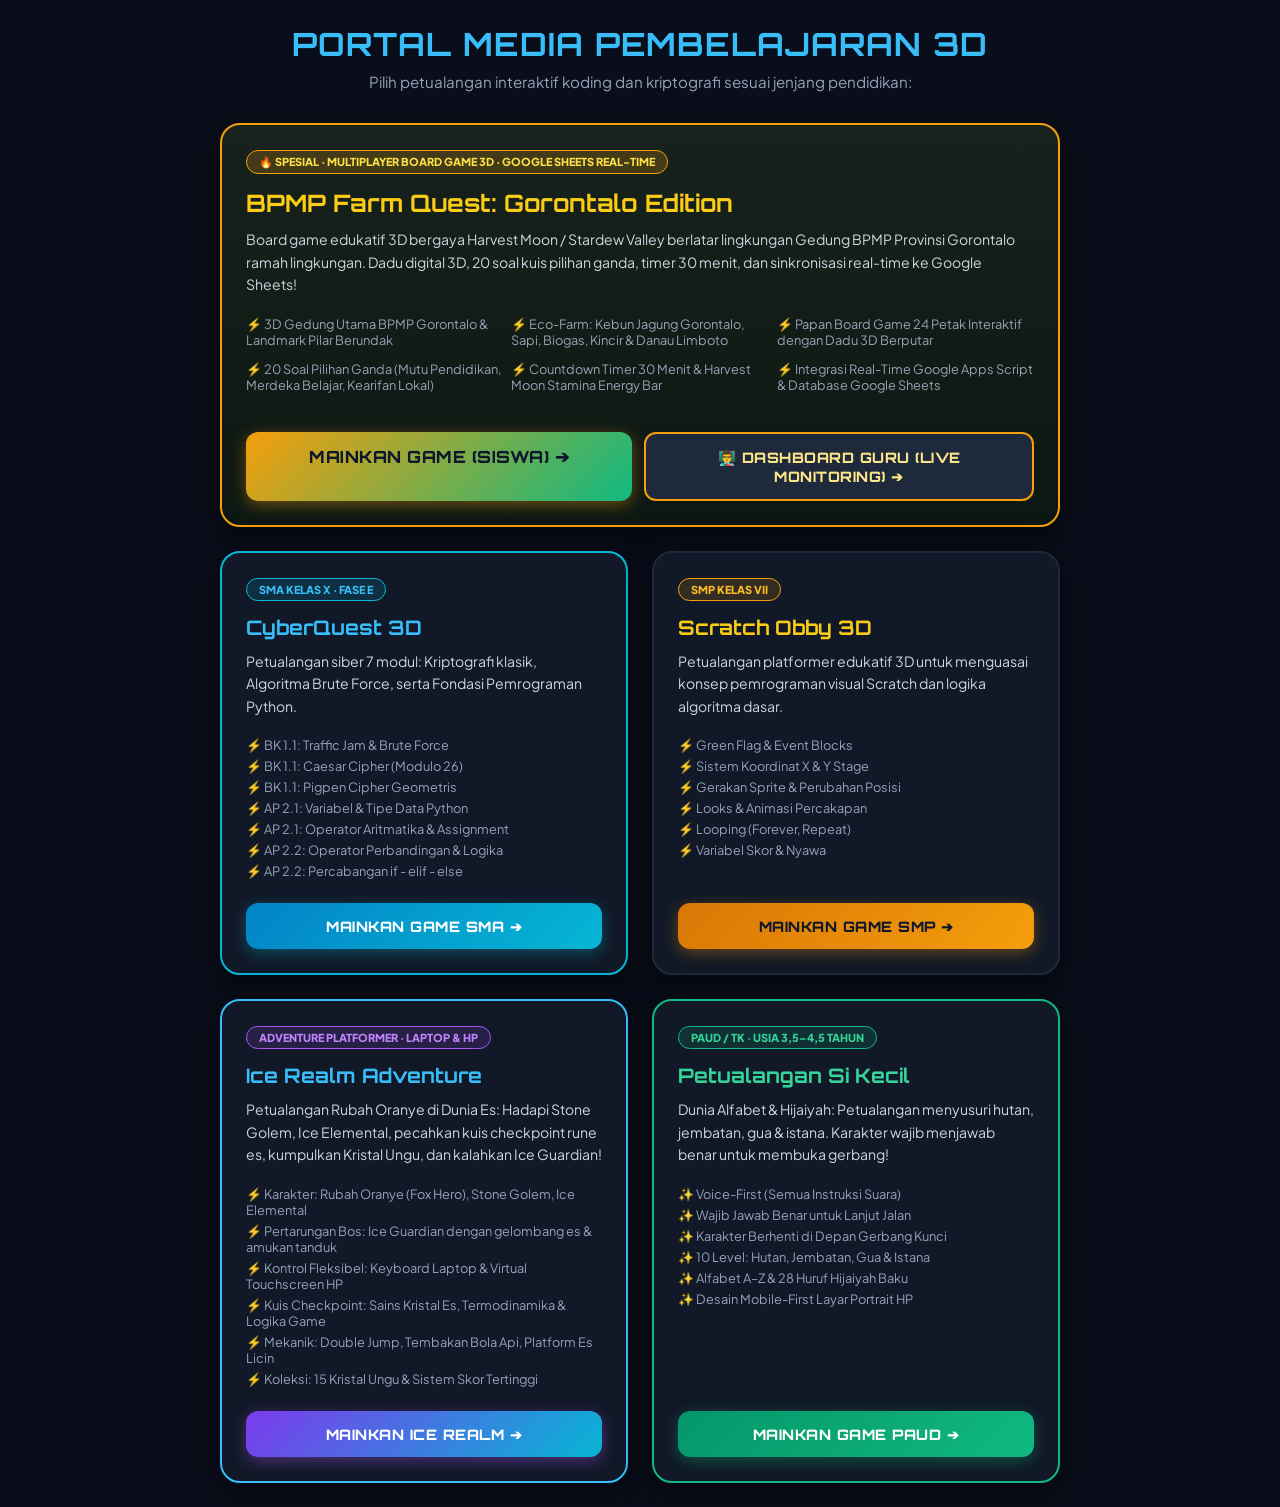
<file: index.html>
<!DOCTYPE html>
<html lang="id">
<head>
  <meta charset="UTF-8">
  <meta name="viewport" content="width=device-width, initial-scale=1.0">
  <title>Portal Game Edukasi Koding & Kriptografi</title>
  <link href="https://fonts.googleapis.com/css2?family=Orbitron:wght@700;900&family=Plus+Jakarta+Sans:wght@500;700;800&display=swap" rel="stylesheet">
  <style>
    * { box-sizing: border-box; margin: 0; padding: 0; }
    body {
      background: #0a0e1a;
      color: #f8fafc;
      font-family: 'Plus Jakarta Sans', sans-serif;
      min-height: 100vh;
      display: flex;
      flex-direction: column;
      align-items: center;
      justify-content: center;
      padding: 24px;
    }
    h1 {
      font-family: 'Orbitron', sans-serif;
      font-size: 2rem;
      color: #38bdf8;
      text-align: center;
      margin-bottom: 8px;
      letter-spacing: 1px;
    }
    p.sub {
      color: #94a3b8;
      font-size: 0.95rem;
      text-align: center;
      margin-bottom: 32px;
      max-width: 600px;
    }
    .grid {
      display: grid;
      grid-template-columns: repeat(auto-fit, minmax(300px, 1fr));
      gap: 24px;
      width: 100%;
      max-width: 840px;
    }
    .card {
      background: #111827;
      border: 2px solid #1e293b;
      border-radius: 20px;
      padding: 24px;
      display: flex;
      flex-direction: column;
      justify-content: space-between;
      transition: all 0.25s ease;
      box-shadow: 0 10px 30px rgba(0,0,0,0.5);
      position: relative;
      overflow: hidden;
    }
    .card:hover {
      transform: translateY(-6px);
      border-color: #06b6d4;
      box-shadow: 0 16px 40px rgba(6, 182, 212, 0.25);
    }
    .badge {
      display: inline-block;
      align-self: flex-start;
      padding: 4px 12px;
      border-radius: 20px;
      font-size: 11px;
      font-weight: 800;
      text-transform: uppercase;
      margin-bottom: 14px;
    }
    .badge-sma { background: rgba(6, 182, 212, 0.15); color: #38bdf8; border: 1px solid #06b6d4; }
    .badge-smp { background: rgba(245, 158, 11, 0.15); color: #fbbf24; border: 1px solid #f59e0b; }
    .badge-paud { background: rgba(16, 185, 129, 0.15); color: #34d399; border: 1px solid #10b981; }
    .badge-ice { background: rgba(168, 85, 247, 0.15); color: #c084fc; border: 1px solid #a855f7; }
    .badge-bpmp { background: rgba(245, 158, 11, 0.2); color: #fde047; border: 1px solid #f59e0b; }
    .title {
      font-family: 'Orbitron', sans-serif;
      font-size: 1.25rem;
      margin-bottom: 10px;
    }
    .desc {
      color: #cbd5e1;
      font-size: 0.88rem;
      line-height: 1.6;
      margin-bottom: 20px;
    }
    .topics {
      list-style: none;
      font-size: 0.8rem;
      color: #94a3b8;
      margin-bottom: 24px;
    }
    .topics li { margin-bottom: 5px; }
    .topics li::before { content: "⚡ "; color: #38bdf8; }
    .topics-paud li::before { content: "✨ "; color: #34d399; }
    .btn {
      display: block;
      width: 100%;
      text-align: center;
      text-decoration: none;
      padding: 14px;
      border-radius: 12px;
      font-family: 'Orbitron', sans-serif;
      font-size: 0.9rem;
      font-weight: 800;
      letter-spacing: 0.5px;
      transition: all 0.15s;
    }
    .btn-sma {
      background: linear-gradient(135deg, #0284c7, #06b6d4);
      color: white;
      box-shadow: 0 4px 15px rgba(6, 182, 212, 0.35);
    }
    .btn-sma:hover { filter: brightness(1.15); }
    .btn-smp {
      background: linear-gradient(135deg, #d97706, #f59e0b);
      color: #0f172a;
      box-shadow: 0 4px 15px rgba(245, 158, 11, 0.35);
    }
    .btn-smp:hover { filter: brightness(1.15); }
    .btn-paud {
      background: linear-gradient(135deg, #059669, #10b981);
      color: white;
      box-shadow: 0 4px 15px rgba(16, 185, 129, 0.35);
    }
    .btn-paud:hover { filter: brightness(1.15); }
    .btn-ice {
      background: linear-gradient(135deg, #7c3aed, #06b6d4);
      color: white;
      box-shadow: 0 4px 15px rgba(168, 85, 247, 0.4);
    }
    .btn-ice:hover { filter: brightness(1.15); }
    .btn-bpmp {
      background: linear-gradient(135deg, #f59e0b, #10b981);
      color: #0f172a;
      font-weight: 800;
      box-shadow: 0 4px 15px rgba(245, 158, 11, 0.4);
    }
    .btn-bpmp:hover { filter: brightness(1.15); }
  </style>
</head>
<body>
  <h1>PORTAL MEDIA PEMBELAJARAN 3D</h1>
  <p class="sub">Pilih petualangan interaktif koding dan kriptografi sesuai jenjang pendidikan:</p>

  <div class="grid">
    <!-- KARTU BPMP FARM QUEST: GORONTALO EDITION -->
    <div class="card" style="border-color: #f59e0b; grid-column: 1 / -1; background: linear-gradient(180deg, #18221c 0%, #0d1712 100%);">
      <div>
        <div class="badge badge-bpmp">🔥 SPESIAL · MULTIPLAYER BOARD GAME 3D · GOOGLE SHEETS REAL-TIME</div>
        <h2 class="title" style="color: #facc15; font-size: 1.5rem;">BPMP Farm Quest: Gorontalo Edition</h2>
        <p class="desc">Board game edukatif 3D bergaya Harvest Moon / Stardew Valley berlatar lingkungan Gedung BPMP Provinsi Gorontalo ramah lingkungan. Dadu digital 3D, 20 soal kuis pilihan ganda, timer 30 menit, dan sinkronisasi real-time ke Google Sheets!</p>
        <ul class="topics" style="display: grid; grid-template-columns: repeat(auto-fit, minmax(240px, 1fr)); gap: 8px;">
          <li>3D Gedung Utama BPMP Gorontalo & Landmark Pilar Berundak</li>
          <li>Eco-Farm: Kebun Jagung Gorontalo, Sapi, Biogas, Kincir & Danau Limboto</li>
          <li>Papan Board Game 24 Petak Interaktif dengan Dadu 3D Berputar</li>
          <li>20 Soal Pilihan Ganda (Mutu Pendidikan, Merdeka Belajar, Kearifan Lokal)</li>
          <li>Countdown Timer 30 Menit & Harvest Moon Stamina Energy Bar</li>
          <li>Integrasi Real-Time Google Apps Script & Database Google Sheets</li>
        </ul>
      </div>
      <div style="display: flex; gap: 12px; flex-wrap: wrap; margin-top: 10px;">
        <a href="bpmpFarmQuest/index.html" class="btn btn-bpmp" style="flex: 1; font-size: 1.05rem; min-width: 240px;">MAINKAN GAME (SISWA) ➔</a>
        <a href="bpmpFarmQuest/dashboard-guru.html" target="_blank" class="btn" style="flex: 1; min-width: 240px; background: #1e293b; border: 2px solid #f59e0b; color: #fde68a; font-weight: 800;">👨‍🏫 DASHBOARD GURU (LIVE MONITORING) ➔</a>
      </div>
    </div>

    <!-- KARTU SMA -->
    <div class="card" style="border-color: #06b6d4;">
      <div>
        <div class="badge badge-sma">SMA Kelas X · Fase E</div>
        <h2 class="title" style="color: #38bdf8;">CyberQuest 3D</h2>
        <p class="desc">Petualangan siber 7 modul: Kriptografi klasik, Algoritma Brute Force, serta Fondasi Pemrograman Python.</p>
        <ul class="topics">
          <li>BK 1.1: Traffic Jam & Brute Force</li>
          <li>BK 1.1: Caesar Cipher (Modulo 26)</li>
          <li>BK 1.1: Pigpen Cipher Geometris</li>
          <li>AP 2.1: Variabel & Tipe Data Python</li>
          <li>AP 2.1: Operator Aritmatika & Assignment</li>
          <li>AP 2.2: Operator Perbandingan & Logika</li>
          <li>AP 2.2: Percabangan if - elif - else</li>
        </ul>
      </div>
      <a href="sntSMAgame/index.html" class="btn btn-sma">MAINKAN GAME SMA ➔</a>
    </div>

    <!-- KARTU SMP -->
    <div class="card">
      <div>
        <div class="badge badge-smp">SMP Kelas VII</div>
        <h2 class="title" style="color: #facc15;">Scratch Obby 3D</h2>
        <p class="desc">Petualangan platformer edukatif 3D untuk menguasai konsep pemrograman visual Scratch dan logika algoritma dasar.</p>
        <ul class="topics">
          <li>Green Flag & Event Blocks</li>
          <li>Sistem Koordinat X & Y Stage</li>
          <li>Gerakan Sprite & Perubahan Posisi</li>
          <li>Looks & Animasi Percakapan</li>
          <li>Looping (Forever, Repeat)</li>
          <li>Variabel Skor & Nyawa</li>
        </ul>
      </div>
      <a href="sntSMPgame/index.html" class="btn btn-smp">MAINKAN GAME SMP ➔</a>
    </div>

    <!-- KARTU DUNIA ES: ICE REALM ADVENTURE -->
    <div class="card" style="border-color: #38bdf8;">
      <div>
        <div class="badge badge-ice">Adventure Platformer · Laptop & HP</div>
        <h2 class="title" style="color: #38bdf8;">Ice Realm Adventure</h2>
        <p class="desc">Petualangan Rubah Oranye di Dunia Es: Hadapi Stone Golem, Ice Elemental, pecahkan kuis checkpoint rune es, kumpulkan Kristal Ungu, dan kalahkan Ice Guardian!</p>
        <ul class="topics">
          <li>Karakter: Rubah Oranye (Fox Hero), Stone Golem, Ice Elemental</li>
          <li>Pertarungan Bos: Ice Guardian dengan gelombang es & amukan tanduk</li>
          <li>Kontrol Fleksibel: Keyboard Laptop & Virtual Touchscreen HP</li>
          <li>Kuis Checkpoint: Sains Kristal Es, Termodinamika & Logika Game</li>
          <li>Mekanik: Double Jump, Tembakan Bola Api, Platform Es Licin</li>
          <li>Koleksi: 15 Kristal Ungu & Sistem Skor Tertinggi</li>
        </ul>
      </div>
      <a href="iceRealm/index.html" class="btn btn-ice">MAINKAN ICE REALM ➔</a>
    </div>

    <!-- KARTU PAUD / USIA DINI (3-5 TAHUN) -->
    <div class="card" style="border-color: #10b981;">
      <div>
        <div class="badge badge-paud">PAUD / TK · Usia 3,5–4,5 Tahun</div>
        <h2 class="title" style="color: #34d399;">Petualangan Si Kecil</h2>
        <p class="desc">Dunia Alfabet & Hijaiyah: Petualangan menyusuri hutan, jembatan, gua & istana. Karakter wajib menjawab benar untuk membuka gerbang!</p>
        <ul class="topics topics-paud">
          <li>Voice-First (Semua Instruksi Suara)</li>
          <li>Wajib Jawab Benar untuk Lanjut Jalan</li>
          <li>Karakter Berhenti di Depan Gerbang Kunci</li>
          <li>10 Level: Hutan, Jembatan, Gua & Istana</li>
          <li>Alfabet A–Z & 28 Huruf Hijaiyah Baku</li>
          <li>Desain Mobile-First Layar Portrait HP</li>
        </ul>
      </div>
      <a href="petualanganPintar3D/index.html" class="btn btn-paud">MAINKAN GAME PAUD ➔</a>
    </div>
  </div>
</body>
</html>
</file>
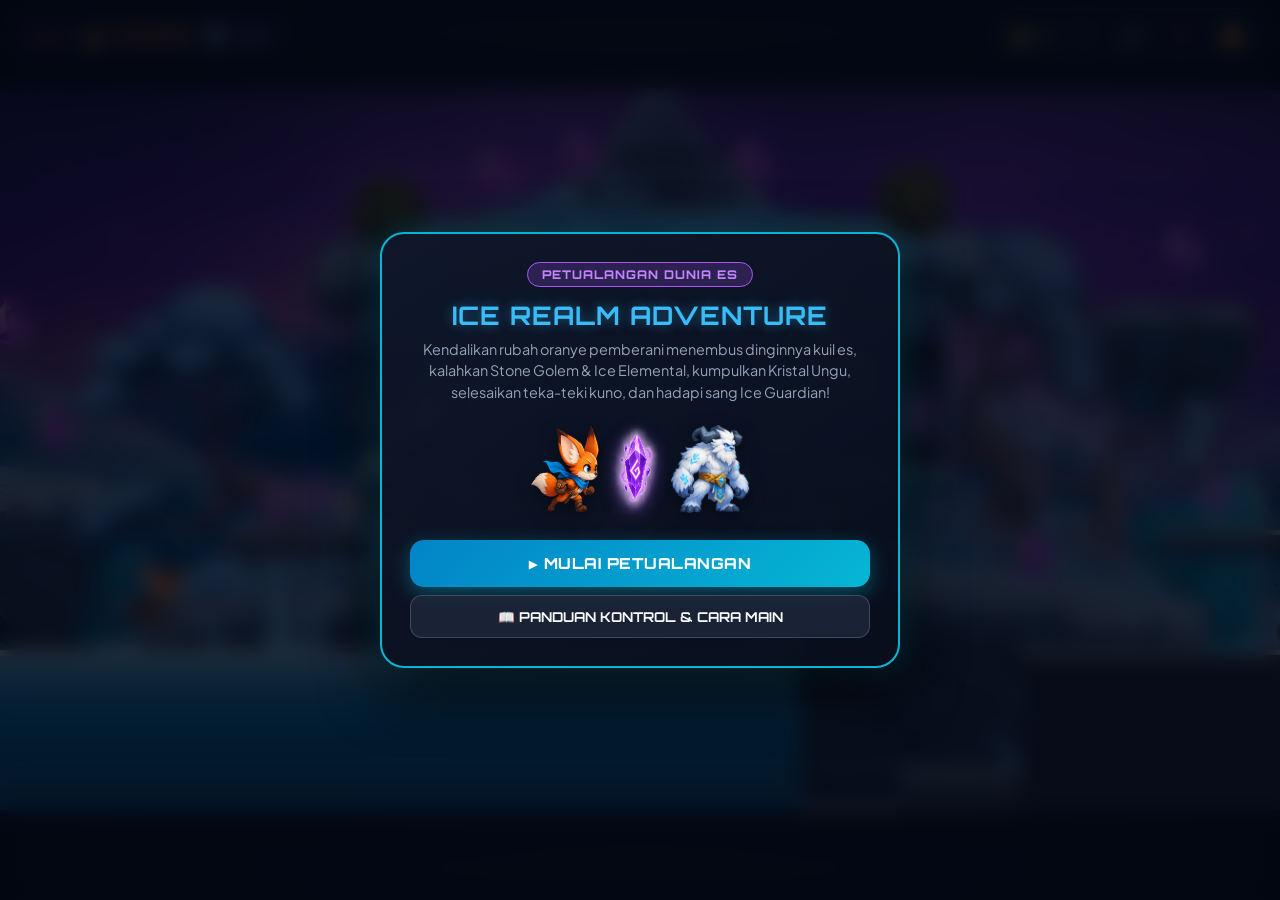
<file: iceRealm/index.html>
<!DOCTYPE html>
<html lang="id">
<head>
  <meta charset="UTF-8">
  <meta name="viewport" content="width=device-width, initial-scale=1.0, maximum-scale=1.0, user-scalable=no, viewport-fit=cover">
  <meta name="description" content="Ice Realm Adventure: Petualangan Rubah Oranye di Dunia Es - Game Platformer Edukatif HTML5">
  <meta name="theme-color" content="#070d18">
  <title>Ice Realm Adventure - Rubah & Penjaga Es</title>
  
  <!-- Fonts -->
  <link rel="preconnect" href="https://fonts.googleapis.com">
  <link rel="preconnect" href="https://fonts.gstatic.com" crossorigin>
  <link href="https://fonts.googleapis.com/css2?family=Orbitron:wght@600;700;800;900&family=Plus+Jakarta+Sans:wght@500;600;700;800&display=swap" rel="stylesheet">
  
  <!-- Style -->
  <link rel="stylesheet" href="style.css">
</head>
<body>
  <div id="game-wrapper">
    <!-- Main Canvas -->
    <canvas id="gameCanvas"></canvas>

    <!-- UI Overlay Layer -->
    <div id="ui-container">
      
      <!-- Top HUD -->
      <div id="hud-top">
        <div class="hud-group">
          <!-- Nyawa / Health -->
          <div class="hud-item" title="Nyawa Rubah">
            <div class="hearts-container" id="hud-hearts">
              <span class="heart">❤️</span>
              <span class="heart">❤️</span>
              <span class="heart">❤️</span>
            </div>
          </div>
          <!-- Mana / Energi Api -->
          <div class="hud-item" title="Energi Bola Api">
            <span class="icon">🔥</span>
            <div class="mana-bar-wrap">
              <div class="mana-bar-fill" id="hud-mana-fill"></div>
            </div>
          </div>
          <!-- Kristal Ungu -->
          <div class="hud-item hud-crystals" title="Kristal Ungu Dikumpulkan">
            <span class="icon">💎</span>
            <span id="hud-crystals-count">0/15</span>
          </div>
        </div>

        <div class="hud-group">
          <!-- Skor -->
          <div class="hud-item hud-score" title="Skor Petualangan">
            <span class="icon">⭐</span>
            <span id="hud-score-val">0</span>
          </div>
          <!-- Tombol Fullscreen / Landscape -->
          <button class="hud-controls-btn" id="btn-fullscreen-toggle" title="Layar Penuh / Landscape" aria-label="Fullscreen" tabindex="-1">⛶</button>
          <!-- Tombol Audio -->
          <button class="hud-controls-btn" id="btn-audio-toggle" title="Suara / Musik" aria-label="Toggle Sound" tabindex="-1">🔊</button>
          <!-- Tombol Bantuan / Petunjuk -->
          <button class="hud-controls-btn" id="btn-help-toggle" title="Petunjuk Kontrol" aria-label="Bantuan" tabindex="-1">❓</button>
          <!-- Tombol Pause -->
          <button class="hud-controls-btn" id="btn-pause-toggle" title="Jeda Permainan" aria-label="Pause" tabindex="-1">⏸️</button>
        </div>
      </div>

      <!-- Boss HUD (Ice Guardian) -->
      <div id="boss-hud">
        <div class="boss-title-row">
          <span class="boss-name">❄️ ICE GUARDIAN</span>
          <span class="boss-percent" id="boss-hp-text">100%</span>
        </div>
        <div class="boss-bar-outer">
          <div class="boss-bar-fill" id="boss-hp-fill"></div>
        </div>
      </div>

      <!-- Mobile On-Screen Touch Controls (High-Visibility Neon Buttons) -->
      <div id="touch-controls">
        <div class="touch-cluster-left">
          <button class="touch-btn" id="touch-left" aria-label="Kiri" tabindex="-1">
            <span class="btn-icon">◀</span>
            <span class="btn-lbl">KIRI</span>
          </button>
          <button class="touch-btn" id="touch-right" aria-label="Kanan" tabindex="-1">
            <span class="btn-icon">▶</span>
            <span class="btn-lbl">KANAN</span>
          </button>
        </div>
        <div class="touch-cluster-right">
          <button class="touch-btn btn-action-e" id="touch-interact" aria-label="Interaksi Altar" title="Interaksi" tabindex="-1">
            <span class="btn-icon">📜</span>
            <span class="btn-lbl">AKSI</span>
          </button>
          <button class="touch-btn btn-action-b" id="touch-attack" aria-label="Tembak Api" tabindex="-1">
            <span class="btn-icon">🔥</span>
            <span class="btn-lbl">API</span>
          </button>
          <button class="touch-btn btn-action-a" id="touch-jump" aria-label="Lompat" tabindex="-1">
            <span class="btn-icon">▲</span>
            <span class="btn-lbl">LOMPAT</span>
          </button>
        </div>
      </div>

    </div>

    <!-- ORIENTATION PROMPT OVERLAY (MUNCUL OTOMATIS SAAT HP VERTIKAL/PORTRAIT) -->
    <div id="orientation-prompt">
      <div class="orientation-box">
        <div class="orientation-icon">📲 ➔ 🔄 ➔ 📱</div>
        <h2>PUTAR KE POSISI LANDSCAPE</h2>
        <p>Agar grafis tidak terpotong dan tombol kendali jempol muncul jelas, silakan putar layar HP Anda ke <strong>Mendatar (Landscape)</strong>.</p>
        <button class="btn-primary" id="btn-request-fullscreen">
          ⛶ AKTIFKAN LAYAR PENUH
        </button>
      </div>
    </div>

    <!-- MODAL 1: START / MENU -->
    <div class="modal-overlay active" id="modal-start">
      <div class="modal-card">
        <div class="quiz-badge">PETUALANGAN DUNIA ES</div>
        <h2>ICE REALM ADVENTURE</h2>
        <p class="subtitle">
          Kendalikan rubah oranye pemberani menembus dinginnya kuil es, kalahkan Stone Golem & Ice Elemental, kumpulkan Kristal Ungu, selesaikan teka-teki kuno, dan hadapi sang Ice Guardian!
        </p>
        
        <div style="margin: 16px 0; display: flex; justify-content: center; gap: 10px;">
          <img src="assets/fox.png" alt="Rubah Oranye" style="width: 70px; height: auto; filter: drop-shadow(0 4px 8px rgba(0,0,0,0.5));">
          <img src="assets/crystal.png" alt="Kristal Ungu" style="width: 50px; height: auto; filter: drop-shadow(0 4px 8px rgba(168,85,247,0.7));">
          <img src="assets/guardian.png" alt="Ice Guardian" style="width: 80px; height: auto; filter: drop-shadow(0 4px 8px rgba(0,0,0,0.5));">
        </div>

        <button class="btn-primary" id="btn-start-game">▶ MULAI PETUALANGAN</button>
        <button class="btn-secondary" id="btn-show-help">📖 PANDUAN KONTROL & CARA MAIN</button>
      </div>
    </div>

    <!-- MODAL 2: CHECKPOINT QUIZ (SOAL EDUKATIF ANAK USIA 3-4 TAHUN) -->
    <div class="modal-overlay" id="modal-quiz">
      <div class="modal-card">
        <div class="quiz-badge" id="quiz-level-tag">KUNCI GERBANG MISI</div>
        <h2 id="quiz-title">Teka-Teki Cilik Rubah</h2>
        <p class="subtitle" id="quiz-desc">
          Jawab pertanyaan seru ini agar pintu gerbang misi terbuka!
        </p>

        <!-- Tombol Dengar Suara Narasi untuk Anak 3-4 Tahun -->
        <button id="btn-speak-question" class="btn-secondary" style="margin-bottom: 16px; background: rgba(56, 189, 248, 0.2); border-color: var(--ice-blue); color: #38bdf8; font-size: 0.95rem;">
          🔊 DENGARKAN SUARA SOAL
        </button>

        <div class="quiz-question" id="quiz-q-text" style="font-size: 1.15rem; line-height: 1.6; text-align: center;">
          Pertanyaan sedang dimuat...
        </div>

        <div class="quiz-options" id="quiz-options-list">
          <!-- Populated by JS -->
        </div>

        <div class="quiz-feedback" id="quiz-feedback-box" style="font-size: 1.05rem; text-align: center;">
          <!-- Feedback explanation -->
        </div>

        <button class="btn-primary" id="btn-quiz-continue" style="display: none;">HORE, BUKA GERBANG! ➔</button>
      </div>
    </div>

    <!-- MODAL 3: PAUSE -->
    <div class="modal-overlay" id="modal-pause">
      <div class="modal-card">
        <h2>PERMAINAN DIJEDA</h2>
        <p class="subtitle">Istirahat sejenak di perapian salju.</p>
        <button class="btn-primary" id="btn-resume-game">▶ LANJUTKAN</button>
        <button class="btn-secondary" id="btn-restart-from-pause">🔄 ULANGI LEVEL</button>
      </div>
    </div>

    <!-- MODAL 4: GAME OVER -->
    <div class="modal-overlay" id="modal-gameover">
      <div class="modal-card" style="border-color: var(--crimson-red);">
        <h2 style="color: var(--crimson-red); text-shadow: 0 0 12px rgba(244,63,94,0.6);">RUBAH TERBEKU!</h2>
        <p class="subtitle">Hawa dingin es mengalahkanmu. Jangan menyerah, kuasai api batinmu!</p>

        <div class="stats-grid">
          <div class="stat-box">
            <div class="stat-label">Skor Akhir</div>
            <div class="stat-val" id="go-score">0</div>
          </div>
          <div class="stat-box">
            <div class="stat-label">Kristal Ungu</div>
            <div class="stat-val" id="go-crystals">0</div>
          </div>
        </div>

        <button class="btn-primary" id="btn-retry-game">🔄 COBA LAGI</button>
        <button class="btn-secondary" id="btn-menu-from-go">🏠 KEMBALI KE MENU</button>
      </div>
    </div>

    <!-- MODAL 5: VICTORY / KEMENANGAN -->
    <div class="modal-overlay" id="modal-victory">
      <div class="modal-card" style="border-color: var(--gold-accent);">
        <div class="quiz-badge" style="background: rgba(250,204,21,0.2); border-color: var(--gold-accent); color: var(--gold-accent);">
          TAKLUKKAN DUNIA ES
        </div>
        <h2 style="color: var(--gold-accent); text-shadow: 0 0 12px rgba(250,204,21,0.6);">KEMENANGAN GEMILANG!</h2>
        <p class="subtitle">
          Kamu berhasil mengalahkan Ice Guardian, memulihkan kehangatan kuil kuno, dan memecahkan rahasia rune es!
        </p>

        <div class="stats-grid">
          <div class="stat-box">
            <div class="stat-label">Total Skor</div>
            <div class="stat-val" id="vic-score">0</div>
          </div>
          <div class="stat-box">
            <div class="stat-label">Kristal Dikumpulkan</div>
            <div class="stat-val" id="vic-crystals">0</div>
          </div>
          <div class="stat-box">
            <div class="stat-label">Soal Checkpoint</div>
            <div class="stat-val" id="vic-quiz">3/3</div>
          </div>
          <div class="stat-box">
            <div class="stat-label">Peringkat Bintang</div>
            <div class="stat-val" id="vic-stars" style="color: #facc15;">⭐⭐⭐</div>
          </div>
        </div>

        <button class="btn-primary" id="btn-play-again">🏆 MAIN LAGI</button>
        <button class="btn-secondary" id="btn-menu-from-vic">🏠 MENU UTAMA</button>
      </div>
    </div>

    <!-- MODAL 6: HELP / PANDUAN KONTROL -->
    <div class="modal-overlay" id="modal-help">
      <div class="modal-card" style="text-align: left;">
        <h2 style="text-align: center;">PANDUAN BERMAIN</h2>
        <p class="subtitle" style="text-align: center;">Kuasai kontrol rubah di Laptop maupun HP</p>

        <div style="margin-bottom: 14px; font-size: 0.9rem; line-height: 1.6;">
          <h3 style="color: var(--ice-blue); margin-bottom: 6px; font-size: 1rem;">💻 Kontrol Laptop / Keyboard:</h3>
          <ul style="padding-left: 20px; color: #cbd5e1;">
            <li><strong>A / D atau Tombol Panah Kiri/Kanan</strong>: Bergerak ke kiri / kanan.</li>
            <li><strong>W / Tombol Spasi / Panah Atas</strong>: Melompat (Tekan 2x untuk <em>Double Jump</em>!).</li>
            <li><strong>S / Panah Bawah</strong>: Menunduk / Turun dari platform tembus.</li>
            <li><strong>J / Z / F / Tombol X</strong>: Tembak Bola Api (Menghabiskan mana, kalahkan monster es!).</li>
            <li><strong>E</strong>: Berinteraksi dengan Altar Checkpoint untuk membuka soal edukasi.</li>
            <li><strong>P / ESC</strong>: Jeda Permainan (Pause).</li>
          </ul>
        </div>

        <div style="margin-bottom: 16px; font-size: 0.9rem; line-height: 1.6;">
          <h3 style="color: #fb923c; margin-bottom: 6px; font-size: 1rem;">📱 Kontrol Layar Sentuh HP:</h3>
          <ul style="padding-left: 20px; color: #cbd5e1;">
            <li><strong>◀ ▶</strong>: Bergerak ke kiri dan kanan.</li>
            <li><strong>▲ (Tombol Biru)</strong>: Lompat & Double Jump.</li>
            <li><strong>🔥 (Tombol Oranye)</strong>: Tembak Bola Api Rubah.</li>
            <li><strong>📜 (Tombol Ungu)</strong>: Interaksi dengan Altar Kuno / Checkpoint.</li>
          </ul>
        </div>

        <div style="background: rgba(56, 189, 248, 0.1); border: 1px solid rgba(56, 189, 248, 0.3); border-radius: 12px; padding: 12px; font-size: 0.85rem; color: #93c5fd; margin-bottom: 16px;">
          💡 <strong>Tips Rahasia:</strong> Hancurkan Stone Golem dengan 2 bola api atau injak kepalanya! Ice Elemental terbang secara meliuk, hindari serangannya lalu tembak. Kumpulkan Kristal Ungu untuk mengisi mana bola api!
        </div>

        <button class="btn-primary" id="btn-close-help">MENGERTI & KEMBALI</button>
      </div>
    </div>

  </div>

  <!-- Game Script -->
  <script src="game.js"></script>
</body>
</html>
</file>
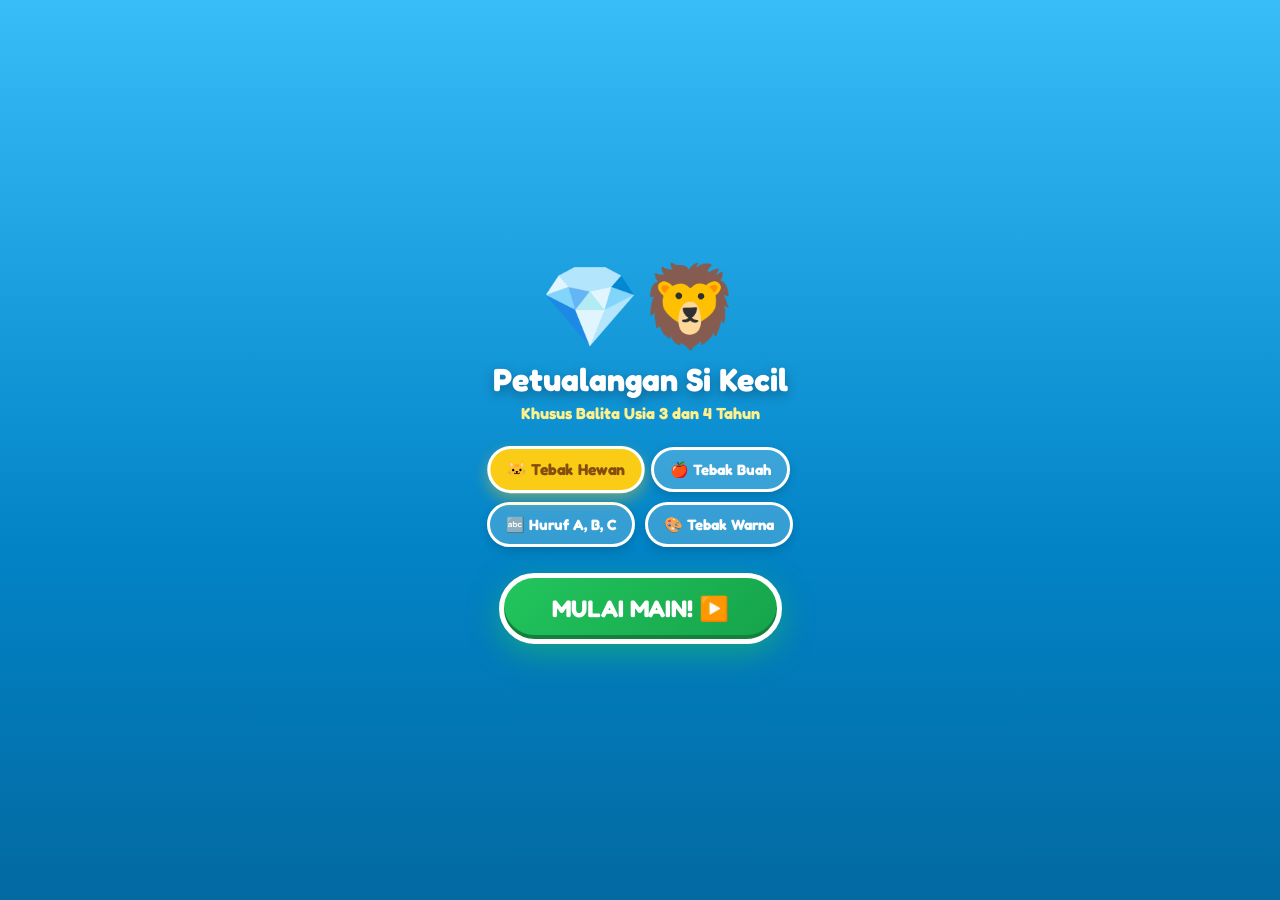
<file: petualanganPintar3D/index.html>
<!DOCTYPE html>
<html lang="id">
<head>
  <meta charset="UTF-8">
  <meta name="viewport" content="width=device-width, initial-scale=1.0, maximum-scale=1.0, user-scalable=no, viewport-fit=cover">
  <meta name="theme-color" content="#38bdf8">
  <meta name="apple-mobile-web-app-capable" content="yes">
  <meta name="apple-mobile-web-app-status-bar-style" content="black-translucent">
  <meta name="apple-mobile-web-app-title" content="Game Anak">

  <title>Petualangan Si Kecil: Kristal Ajaib</title>
  
  <link rel="manifest" href="manifest.json">
  <link rel="icon" href="data:image/svg+xml,<svg xmlns=%22http://www.w3.org/2000/svg%22 viewBox=%220 0 100 100%22><text y=%22.9em%22 font-size=%2290%22>💎</text></svg>">
  <link rel="apple-touch-icon" href="data:image/svg+xml,<svg xmlns=%22http://www.w3.org/2000/svg%22 viewBox=%220 0 100 100%22><rect width=%22100%22 height=%22100%22 rx=%2220%22 fill=%22%2338bdf8%22/><text x=%2250%%22 y=%2268%%22 font-size=%2260%22 text-anchor=%22middle%22>💎</text></svg>">

  <link rel="preconnect" href="https://fonts.googleapis.com">
  <link rel="preconnect" href="https://fonts.gstatic.com" crossorigin>
  <link href="https://fonts.googleapis.com/css2?family=Fredoka:wght@500;600;700;800&family=Amiri:wght@700&display=swap" rel="stylesheet">

  <style>
    /* ==========================================================================
       PETUALANGAN SI KECIL (HIGH-FPS 60-120Hz SMOOTH + PWA + AUDIO BAHASA INDONESIA)
       ========================================================================== */
    * {
      box-sizing: border-box;
      margin: 0;
      padding: 0;
      -webkit-tap-highlight-color: transparent;
      user-select: none;
      -webkit-user-select: none;
    }

    html, body {
      width: 100%;
      height: 100%;
      overflow: hidden;
      font-family: 'Fredoka', 'Nunito', sans-serif;
      background: #0284c7;
      touch-action: none;
    }

    #app-container {
      position: relative;
      width: 100vw;
      height: 100vh;
      overflow: hidden;
      display: flex;
      flex-direction: column;
      background: #38bdf8;
    }

    /* Canvas Game Engine 2D Platformer */
    #adventure-canvas {
      position: absolute;
      top: 0;
      left: 0;
      width: 100%;
      height: 100%;
      display: block;
      z-index: 5;
      image-rendering: -webkit-optimize-contrast;
      image-rendering: crisp-edges;
    }

    /* ================= 1. TOP HUD (STATUS & AUDIO) ================= */
    .top-hud {
      position: absolute;
      top: 0;
      left: 0;
      width: 100%;
      z-index: 50;
      display: flex;
      justify-content: space-between;
      align-items: center;
      padding: env(safe-area-inset-top, 12px) 16px 8px;
      pointer-events: none;
    }

    .hud-group {
      display: flex;
      gap: 10px;
      align-items: center;
      pointer-events: auto;
    }

    .hud-circle-btn {
      width: 52px;
      height: 52px;
      border-radius: 50%;
      background: #ffffff;
      border: 4px solid #38bdf8;
      display: flex;
      align-items: center;
      justify-content: center;
      font-size: 26px;
      cursor: pointer;
      box-shadow: 0 6px 14px rgba(0,0,0,0.3);
      transition: transform 0.1s ease;
    }
    .hud-circle-btn:active { transform: scale(0.9); }
    .btn-home { border-color: #f59e0b; background: #fef08a; }
    .btn-speaker { border-color: #10b981; background: #bbf7d0; animation: pulseBtn 1.8s infinite alternate ease-in-out; }
    .btn-fullscreen { border-color: #ec4899; background: #fce7f3; }
    .btn-pwa-install { border-color: #3b82f6; background: #dbeafe; font-size: 14px; font-weight: 800; width: auto; padding: 0 14px; border-radius: 26px; gap: 5px; color: #1d4ed8; }

    @keyframes pulseBtn {
      0% { transform: scale(1); }
      100% { transform: scale(1.08); }
    }

    /* Kristal & Koin Pill Balita */
    .hud-stat-pill {
      background: rgba(255, 255, 255, 0.95);
      border: 3.5px solid #f59e0b;
      padding: 6px 14px;
      border-radius: 26px;
      color: #b45309;
      font-size: 16px;
      font-weight: 800;
      display: flex;
      align-items: center;
      gap: 6px;
      box-shadow: 0 6px 16px rgba(0,0,0,0.2);
    }

    /* ================= 2. KONTROL TOUCHSCREEN HP SUPER JELAS & BESAR ================= */
    .bottom-controls-layer {
      position: absolute;
      bottom: 14px;
      left: 0;
      width: 100%;
      z-index: 100;
      display: flex;
      justify-content: space-between;
      align-items: flex-end;
      padding: 0 16px env(safe-area-inset-bottom, 14px);
      pointer-events: none;
    }

    .dpad-walk-group {
      pointer-events: auto;
      display: flex;
      gap: 14px;
    }

    .touch-btn-huge {
      width: 84px;
      height: 84px;
      border-radius: 50%;
      background: #ffffff;
      border: 5px solid #0284c7;
      color: #0284c7;
      font-size: 38px;
      display: flex;
      align-items: center;
      justify-content: center;
      cursor: pointer;
      box-shadow: 0 8px 20px rgba(0,0,0,0.35), inset 0 -4px 0 #bae6fd;
      transition: transform 0.08s ease, background 0.1s;
    }
    .touch-btn-huge:active {
      transform: scale(0.9);
      background: #0284c7;
      color: #ffffff;
    }

    .actions-group {
      pointer-events: auto;
      display: flex;
      gap: 12px;
    }

    .btn-jump-huge {
      width: 88px;
      height: 88px;
      background: linear-gradient(135deg, #22c55e, #16a34a);
      border: 5px solid #ffffff;
      color: #ffffff;
      font-size: 38px;
      box-shadow: 0 8px 24px rgba(22, 163, 74, 0.45);
    }

    /* ================= 3. OVERLAY KUIS BALITA 3-4 TAHUN ================= */
    #challenge-modal {
      position: absolute;
      top: 0;
      left: 0;
      width: 100%;
      height: 100%;
      z-index: 150;
      background: rgba(15, 23, 42, 0.75);
      backdrop-filter: blur(6px);
      display: flex;
      flex-direction: column;
      align-items: center;
      justify-content: center;
      padding: 16px;
    }

    .challenge-card {
      width: 100%;
      max-width: 420px;
      background: #ffffff;
      border: 6px solid #f59e0b;
      border-radius: 36px;
      padding: 22px 18px;
      box-shadow: 0 20px 50px rgba(0,0,0,0.5);
      display: flex;
      flex-direction: column;
      align-items: center;
      gap: 14px;
      animation: popCard 0.35s cubic-bezier(0.175, 0.885, 0.32, 1.275);
    }
    @keyframes popCard {
      0% { transform: scale(0.4); opacity: 0; }
      100% { transform: scale(1); opacity: 1; }
    }

    .challenge-prompt-box {
      width: 100%;
      background: #f0fdf4;
      border: 3.5px solid #22c55e;
      border-radius: 22px;
      padding: 10px 14px;
      display: flex;
      align-items: center;
      gap: 10px;
      cursor: pointer;
    }
    .challenge-speaker-icon { font-size: 32px; }
    .challenge-text { font-size: 17px; font-weight: 800; color: #166534; line-height: 1.25; }

    .choices-row-toddler {
      display: grid;
      grid-template-columns: repeat(3, 1fr);
      gap: 12px;
      width: 100%;
    }

    .choice-card-toddler {
      aspect-ratio: 1;
      background: #ffffff;
      border: 4.5px solid #38bdf8;
      border-radius: 26px;
      display: flex;
      flex-direction: column;
      align-items: center;
      justify-content: center;
      cursor: pointer;
      box-shadow: 0 8px 18px rgba(2, 132, 199, 0.2), inset 0 -4px 0 #bae6fd;
      transition: transform 0.1s ease, border-color 0.15s ease;
    }
    .choice-card-toddler:active { transform: scale(0.92); }

    .choice-emoji-giant {
      font-size: 50px;
      line-height: 1;
    }
    .choice-name-sub {
      font-size: 13px;
      font-weight: 800;
      color: #64748b;
      margin-top: 4px;
    }

    .card-shake {
      animation: shakeAnim 0.4s ease-in-out;
      border-color: #ef4444 !important;
      background: #fef2f2 !important;
    }
    @keyframes shakeAnim {
      0%, 100% { transform: translateX(0); }
      25% { transform: translateX(-8px); }
      75% { transform: translateX(8px); }
    }

    .card-correct {
      animation: popWin 0.5s ease-in-out;
      border-color: #22c55e !important;
      background: #dcfce7 !important;
    }
    @keyframes popWin {
      0% { transform: scale(1); }
      50% { transform: scale(1.1); }
      100% { transform: scale(1); }
    }

    /* ================= 4. MENU UTAMA ================= */
    #menu-screen {
      position: absolute;
      top: 0;
      left: 0;
      width: 100%;
      height: 100%;
      z-index: 120;
      background: linear-gradient(180deg, #38bdf8 0%, #0284c7 60%, #0369a1 100%);
      display: flex;
      flex-direction: column;
      align-items: center;
      justify-content: center;
      padding: 20px;
      color: #ffffff;
      text-align: center;
    }

    .game-logo-art {
      font-size: 80px;
      margin-bottom: 6px;
      animation: floatLogo 2s infinite ease-in-out;
    }
    @keyframes floatLogo {
      0%, 100% { transform: translateY(0); }
      50% { transform: translateY(-10px); }
    }

    .game-title {
      font-size: 32px;
      font-weight: 800;
      text-shadow: 0 4px 12px rgba(0,0,0,0.3);
    }
    .game-subtitle {
      font-size: 16px;
      color: #fef08a;
      font-weight: 700;
      margin-top: 4px;
      margin-bottom: 24px;
    }

    .category-chips-row {
      display: flex;
      gap: 10px;
      flex-wrap: wrap;
      justify-content: center;
      max-width: 440px;
      margin-bottom: 26px;
    }

    .chip-btn {
      background: rgba(255, 255, 255, 0.2);
      border: 3px solid #ffffff;
      color: #ffffff;
      padding: 10px 16px;
      border-radius: 24px;
      font-family: inherit;
      font-size: 15px;
      font-weight: 800;
      cursor: pointer;
      display: flex;
      align-items: center;
      gap: 6px;
      box-shadow: 0 4px 10px rgba(0,0,0,0.15);
      transition: all 0.12s;
    }
    .chip-btn.active {
      background: #facc15;
      border-color: #ffffff;
      color: #854d0e;
      box-shadow: 0 6px 14px rgba(250, 204, 21, 0.4);
      transform: scale(1.05);
    }

    .btn-play-adventure {
      background: linear-gradient(135deg, #22c55e, #16a34a);
      color: #ffffff;
      border: 5px solid #ffffff;
      border-radius: 40px;
      padding: 16px 48px;
      font-size: 24px;
      font-weight: 800;
      font-family: inherit;
      cursor: pointer;
      box-shadow: 0 10px 30px rgba(34, 197, 94, 0.5), inset 0 -4px 0 #15803d;
      animation: pulseBtn 1.8s infinite ease-in-out;
    }
    .btn-play-adventure:active { transform: scale(0.95); }

    /* ================= 5. POPUP KEMENANGAN ================= */
    #victory-modal {
      position: absolute;
      top: 0;
      left: 0;
      width: 100%;
      height: 100%;
      z-index: 160;
      background: rgba(15, 23, 42, 0.85);
      backdrop-filter: blur(8px);
      display: flex;
      flex-direction: column;
      align-items: center;
      justify-content: center;
      padding: 24px;
      text-align: center;
      color: #ffffff;
    }

    .trophy-badge { font-size: 88px; animation: floatLogo 1.6s infinite ease-in-out; }
    .btn-next-world {
      margin-top: 20px;
      background: linear-gradient(135deg, #f59e0b, #d97706);
      color: #ffffff;
      border: 4px solid #ffffff;
      border-radius: 30px;
      padding: 14px 40px;
      font-size: 20px;
      font-weight: 800;
      font-family: inherit;
      cursor: pointer;
      box-shadow: 0 10px 25px rgba(245, 158, 11, 0.4);
    }

    .hidden { display: none !important; }
  </style>
</head>
<body>
  <div id="app-container">
    
    <!-- 1. Top HUD Header -->
    <header class="top-hud">
      <div class="hud-group">
        <button id="btn-back-home" class="hud-circle-btn btn-home" aria-label="Menu Utama" title="Menu Utama">🏠</button>
        <button id="btn-repeat-voice" class="hud-circle-btn btn-speaker" aria-label="Ulangi Suara" title="Ulangi Suara">🔊</button>
        <button id="btn-toggle-fullscreen" class="hud-circle-btn btn-fullscreen" aria-label="Layar Penuh" title="Layar Penuh HP">⛶</button>
        <button id="btn-install-pwa" class="hud-circle-btn btn-pwa-install hidden" aria-label="Install Aplikasi" title="Pasang di HP">
          <span>📲</span>
          <span>Pasang</span>
        </button>
      </div>

      <div class="hud-group">
        <div class="hud-stat-pill">
          <span>🪙</span>
          <span id="coin-counter">0</span>
          <span>💎</span>
          <span id="crystal-counter">0</span>
        </div>
      </div>
    </header>

    <!-- 2. Canvas 2D Game Petualangan Platformer -->
    <canvas id="adventure-canvas"></canvas>

    <!-- 3. Tombol Kontrol Layar Sentuh HP -->
    <div class="bottom-controls-layer">
      <div class="dpad-walk-group">
        <button id="btn-move-left" class="touch-btn-huge" aria-label="Jalan Kiri">◀</button>
        <button id="btn-move-right" class="touch-btn-huge" aria-label="Jalan Kanan">▶</button>
      </div>

      <div class="actions-group">
        <button id="btn-jump" class="touch-btn-huge btn-jump-huge" aria-label="Lompat">▲</button>
      </div>
    </div>

    <!-- 4. Modal Tantangan Edukasi Khusus Anak 3-4 Tahun -->
    <div id="challenge-modal" class="hidden">
      <div class="challenge-card">
        <div id="challenge-speech-bar" class="challenge-prompt-box">
          <span class="challenge-speaker-icon">🔊</span>
          <span id="challenge-prompt-text" class="challenge-text">Mana gambar Kucing Meong?</span>
        </div>

        <div id="challenge-choices-container" class="choices-row-toddler">
          <!-- Tombol Pilihan Jawaban Dinamis -->
        </div>
      </div>
    </div>

    <!-- 5. Layar Menu Utama -->
    <div id="menu-screen">
      <div class="game-logo-art">💎🦁</div>
      <h1 class="game-title">Petualangan Si Kecil</h1>
      <p class="game-subtitle">Khusus Balita Usia 3 dan 4 Tahun</p>

      <div class="category-chips-row" id="category-chips-wrap">
        <button class="chip-btn active" data-cat="animals">🐱 Tebak Hewan</button>
        <button class="chip-btn" data-cat="fruits">🍎 Tebak Buah</button>
        <button class="chip-btn" data-cat="letters">🔤 Huruf A, B, C</button>
        <button class="chip-btn" data-cat="colors">🎨 Tebak Warna</button>
      </div>

      <button id="btn-start-quest" class="btn-play-adventure">MULAI MAIN! ▶️</button>
    </div>

    <!-- 6. Modal Kemenangan -->
    <div id="victory-modal" class="hidden">
      <div class="trophy-badge">💎✨</div>
      <h2 style="font-size: 28px; font-weight: 800; color: #38bdf8; margin-top: 10px;">HEBAT SEKALI!</h2>
      <p id="victory-desc" style="font-size: 16px; margin-top: 6px; opacity: 0.95;">
        Kamu berhasil mendapatkan Kristal Ajaib!
      </p>
      <button id="btn-next-world" class="btn-next-world">Main Lagi! 🚀</button>
    </div>

  </div>

  <!-- ==========================================================================
       ENGINE LOGIKA: DELTA TIME FISIKA HALUS (60-120Hz) + PWA + AUDIO BAHASA INDONESIA
       ========================================================================== -->
  <script>
    (function() {
      'use strict';

      // ----------------------------------------------------------------------
      // 1. REGISTRASI PWA (SERVICE WORKER & INSTALL PROMPT)
      // ----------------------------------------------------------------------
      let deferredPrompt = null;
      if ('serviceWorker' in navigator) {
        window.addEventListener('load', () => {
          navigator.serviceWorker.register('./sw.js').catch(() => {});
        });
      }

      window.addEventListener('beforeinstallprompt', (e) => {
        e.preventDefault();
        deferredPrompt = e;
        const installBtn = document.getElementById('btn-install-pwa');
        if (installBtn) installBtn.classList.remove('hidden');
      });

      document.getElementById('btn-install-pwa')?.addEventListener('click', () => {
        if (deferredPrompt) {
          deferredPrompt.prompt();
          deferredPrompt.userChoice.then(() => {
            deferredPrompt = null;
            document.getElementById('btn-install-pwa')?.classList.add('hidden');
          });
        }
      });

      // ----------------------------------------------------------------------
      // 2. DATA SOAL BALITA 3-4 TAHUN (BEBAS BACA & HITUNG)
      // ----------------------------------------------------------------------
      const TODDLER_DATABASE = {
        animals: [
          { q: 'Mana hewan Kucing yang berbunyi meong meong?', options: [{ e: '🐱', n: 'Kucing' }, { e: '🐶', n: 'Anjing' }, { e: '🦆', n: 'Bebek' }], answer: 'Kucing' },
          { q: 'Mana hewan Bebek yang berbunyi kwek kwek?', options: [{ e: '🦆', n: 'Bebek' }, { e: '🐸', n: 'Katak' }, { e: '🐱', n: 'Kucing' }], answer: 'Bebek' },
          { q: 'Mana hewan Kodok yang suka melompat?', options: [{ e: '🐸', n: 'Kodok' }, { e: '🐰', n: 'Kelinci' }, { e: '🦁', n: 'Singa' }], answer: 'Kodok' },
          { q: 'Mana hewan Kelinci berbulu putih yang suka wortel?', options: [{ e: '🐰', n: 'Kelinci' }, { e: '🐱', n: 'Kucing' }, { e: '🐶', n: 'Anjing' }], answer: 'Kelinci' },
          { q: 'Mana hewan Singa si raja hutan yang gagah?', options: [{ e: '🦁', n: 'Singa' }, { e: '🐵', n: 'Monyet' }, { e: '🐘', n: 'Gajah' }], answer: 'Singa' }
        ],
        fruits: [
          { q: 'Mana buah Apel merah yang manis?', options: [{ e: '🍎', n: 'Apel' }, { e: '🍌', n: 'Pisang' }, { e: '🍇', n: 'Anggur' }], answer: 'Apel' },
          { q: 'Mana buah Pisang kuning kesukaan monyet?', options: [{ e: '🍌', n: 'Pisang' }, { e: '🍓', n: 'Stroberi' }, { e: '🍊', n: 'Jeruk' }], answer: 'Pisang' },
          { q: 'Mana buah Stroberi merah yang berbintik?', options: [{ e: '🍓', n: 'Stroberi' }, { e: '🍎', n: 'Apel' }, { e: '🍉', n: 'Semangka' }], answer: 'Stroberi' },
          { q: 'Mana buah Semangka segar?', options: [{ e: '🍉', n: 'Semangka' }, { e: '🍌', n: 'Pisang' }, { e: '🍊', n: 'Jeruk' }], answer: 'Semangka' }
        ],
        letters: [
          { q: 'Ayo sentuh huruf A! A seperti Apel!', options: [{ e: 'A', n: 'Huruf A' }, { e: 'B', n: 'Huruf B' }, { e: 'C', n: 'Huruf C' }], answer: 'Huruf A' },
          { q: 'Ayo sentuh huruf B! B seperti Bola!', options: [{ e: 'B', n: 'Huruf B' }, { e: 'D', n: 'Huruf D' }, { e: 'A', n: 'Huruf A' }], answer: 'Huruf B' },
          { q: 'Ayo sentuh huruf C! C seperti Ceri!', options: [{ e: 'C', n: 'Huruf C' }, { e: 'O', n: 'Huruf O' }, { e: 'B', n: 'Huruf B' }], answer: 'Huruf C' }
        ],
        colors: [
          { q: 'Mana warna Merah seperti api?', options: [{ e: '🔴', n: 'Merah' }, { e: '🔵', n: 'Biru' }, { e: '🟡', n: 'Kuning' }], answer: 'Merah' },
          { q: 'Mana warna Biru seperti langit?', options: [{ e: '🔵', n: 'Biru' }, { e: '🟢', n: 'Hijau' }, { e: '🔴', n: 'Merah' }], answer: 'Biru' },
          { q: 'Mana warna Kuning seperti matahari?', options: [{ e: '🟡', n: 'Kuning' }, { e: '🔵', n: 'Biru' }, { e: '🔴', n: 'Merah' }], answer: 'Kuning' },
          { q: 'Mana warna Hijau seperti daun pohon?', options: [{ e: '🟢', n: 'Hijau' }, { e: '🟡', n: 'Kuning' }, { e: '🔴', n: 'Merah' }], answer: 'Hijau' }
        ]
      };

      // ----------------------------------------------------------------------
      // 3. AUDIO SYNTHESIZER — DIPAKSA SELALU BAHASA INDONESIA (id-ID)
      // ----------------------------------------------------------------------
      class SoundEngine {
        constructor() {
          this.synth = window.speechSynthesis || null;
          this.audioCtx = null;
          this.lastSpeech = '';
          this.idVoice = null;
          this.initVoice();
        }

        initVoice() {
          if (!this.synth) return;
          const selectVoice = () => {
            try {
              const voices = this.synth.getVoices() || [];
              // Prioritas 1: Voice dengan kode persis id-ID atau id_ID
              let matched = voices.find(v => v.lang === 'id-ID' || v.lang === 'id_ID');
              // Prioritas 2: Voice yang mengandung kata 'id' atau 'indonesia'
              if (!matched) {
                matched = voices.find(v => (v.lang && v.lang.toLowerCase().startsWith('id')) || (v.name && v.name.toLowerCase().includes('indonesia')));
              }
              // Prioritas 3: Voice Melayu/Regional yang aksennya mirip jika ponsel tidak punya voice ID
              if (!matched) {
                matched = voices.find(v => v.lang && (v.lang.toLowerCase().startsWith('ms') || v.lang.toLowerCase().includes('malay')));
              }
              this.idVoice = matched || null;
            } catch (e) {}
          };

          selectVoice();
          if (window.speechSynthesis && window.speechSynthesis.onvoiceschanged !== undefined) {
            window.speechSynthesis.onvoiceschanged = selectVoice;
          }
        }

        speak(text, onEnd) {
          if (!text) { if (onEnd) onEnd(); return; }
          this.lastSpeech = text;
          if (!this.synth) { if (onEnd) setTimeout(onEnd, 1000); return; }

          try { this.synth.cancel(); } catch(e) {}
          try {
            const u = new SpeechSynthesisUtterance(text);
            // KUNCI MUTLAK: Selalu set lang ke 'id-ID'
            u.lang = 'id-ID';
            if (this.idVoice) {
              u.voice = this.idVoice;
            }
            u.rate = 0.88;
            u.pitch = 1.25;
            u.onend = () => { if (onEnd) onEnd(); };
            u.onerror = () => { if (onEnd) onEnd(); };
            this.synth.speak(u);
          } catch(e) {
            if (onEnd) onEnd();
          }
        }

        repeat() {
          if (this.lastSpeech) this.speak(this.lastSpeech);
        }

        _getCtx() {
          if (!this.audioCtx) {
            const ACtx = window.AudioContext || window.webkitAudioContext;
            if (ACtx) this.audioCtx = new ACtx();
          }
          if (this.audioCtx && this.audioCtx.state === 'suspended') this.audioCtx.resume();
          return this.audioCtx;
        }

        playJump() {
          const c = this._getCtx();
          if (!c) return;
          try {
            const t = c.currentTime;
            const osc = c.createOscillator();
            const gain = c.createGain();
            osc.type = 'sine';
            osc.frequency.setValueAtTime(260, t);
            osc.frequency.exponentialRampToValueAtTime(560, t + 0.12);
            gain.gain.setValueAtTime(0.2, t);
            gain.gain.exponentialRampToValueAtTime(0.001, t + 0.14);
            osc.connect(gain);
            gain.connect(c.destination);
            osc.start(t);
            osc.stop(t + 0.14);
          } catch(e) {}
        }

        playCoin() {
          const c = this._getCtx();
          if (!c) return;
          try {
            const t = c.currentTime;
            const osc = c.createOscillator();
            const gain = c.createGain();
            osc.type = 'triangle';
            osc.frequency.setValueAtTime(987.77, t);
            osc.frequency.setValueAtTime(1318.51, t + 0.08);
            gain.gain.setValueAtTime(0.25, t);
            gain.gain.exponentialRampToValueAtTime(0.001, t + 0.25);
            osc.connect(gain);
            gain.connect(c.destination);
            osc.start(t);
            osc.stop(t + 0.25);
          } catch(e) {}
        }

        playWin() {
          const c = this._getCtx();
          if (!c) return;
          try {
            const t = c.currentTime;
            [523.25, 659.25, 783.99, 1046.50].forEach((freq, i) => {
              const osc = c.createOscillator();
              const gain = c.createGain();
              const st = t + (i * 0.09);
              osc.type = 'sine';
              osc.frequency.setValueAtTime(freq, st);
              gain.gain.setValueAtTime(0.28, st);
              gain.gain.exponentialRampToValueAtTime(0.001, st + 0.35);
              osc.connect(gain);
              gain.connect(c.destination);
              osc.start(t);
              osc.stop(t + 0.35);
            });
          } catch(e) {}
        }

        playWrong() {
          const c = this._getCtx();
          if (!c) return;
          try {
            const t = c.currentTime;
            const osc = c.createOscillator();
            const gain = c.createGain();
            osc.type = 'sine';
            osc.frequency.setValueAtTime(360, t);
            osc.frequency.linearRampToValueAtTime(280, t + 0.22);
            gain.gain.setValueAtTime(0.18, t);
            gain.gain.exponentialRampToValueAtTime(0.001, t + 0.26);
            osc.connect(gain);
            gain.connect(c.destination);
            osc.start(t);
            osc.stop(t + 0.26);
          } catch(e) {}
        }
      }

      const audio = new SoundEngine();

      // ----------------------------------------------------------------------
      // 4. CANVAS 2D ENGINE DENGAN DELTA TIME SMOOTH (60-120 FPS RETINA)
      // ----------------------------------------------------------------------
      class AdventureWorldEngine {
        constructor(canvas, onTriggerChallenge, onCollectCrystal) {
          this.canvas = canvas;
          this.ctx = canvas.getContext('2d');
          this.onTriggerChallenge = onTriggerChallenge;
          this.onCollectCrystal = onCollectCrystal;

          this.cameraX = 0;
          this.worldWidth = 2800;

          // Karakter Petualang dengan Fisika Halus
          this.hero = {
            x: 80,
            y: 350,
            width: 44,
            height: 56,
            vx: 0,
            vy: 0,
            baseSpeed: 320,
            jumpSpeed: 580,
            gravity: 1200,
            isGrounded: false,
            facingRight: true,
            walkCycle: 0
          };

          this.keys = { left: false, right: false, jump: false };
          this.platforms = [];
          this.coins = [];
          this.gates = [];
          this.crystalTarget = null;

          this.resize();
          window.addEventListener('resize', () => this.resize());
        }

        resize() {
          const dpr = Math.min(window.devicePixelRatio || 1, 2);
          const w = window.innerWidth;
          const h = window.innerHeight;

          this.width = w;
          this.height = h;
          this.canvas.width = w * dpr;
          this.canvas.height = h * dpr;
          this.canvas.style.width = w + 'px';
          this.canvas.style.height = h + 'px';

          this.ctx.resetTransform?.();
          this.ctx.scale(dpr, dpr);
        }

        loadWorld() {
          this.hero.x = 80;
          this.hero.y = this.height * 0.6;
          this.hero.vx = 0;
          this.hero.vy = 0;
          this.cameraX = 0;

          // Platform Ramah Balita
          this.platforms = [
            { x: 0, y: this.height * 0.78, w: 750, h: 220 },
            { x: 800, y: this.height * 0.72, w: 280, h: 44 },
            { x: 1140, y: this.height * 0.65, w: 280, h: 44 },
            { x: 1480, y: this.height * 0.78, w: 800, h: 220 },
            { x: 2340, y: this.height * 0.78, w: 500, h: 220 }
          ];

          this.coins = [
            { x: 280, y: this.height * 0.7, collected: false },
            { x: 420, y: this.height * 0.7, collected: false },
            { x: 920, y: this.height * 0.64, collected: false },
            { x: 1260, y: this.height * 0.57, collected: false },
            { x: 1680, y: this.height * 0.7, collected: false }
          ];

          this.gates = [
            { x: 1820, y: this.height * 0.78 - 140, w: 45, h: 140, isOpen: false }
          ];

          this.crystalTarget = {
            x: 2600,
            y: this.height * 0.78 - 90,
            collected: false
          };
        }

        updatePhysics(dt, isPaused) {
          if (isPaused) return;

          const h = this.hero;

          let targetVx = 0;
          if (this.keys.left) {
            targetVx = -h.baseSpeed;
            h.facingRight = false;
            h.walkCycle += dt * 10;
          } else if (this.keys.right) {
            targetVx = h.baseSpeed;
            h.facingRight = true;
            h.walkCycle += dt * 10;
          }

          h.vx += (targetVx - h.vx) * Math.min(1, dt * 14);
          h.x += h.vx * dt;

          h.vy += h.gravity * dt;
          h.y += h.vy * dt;

          if (this.keys.jump && h.isGrounded) {
            h.vy = -h.jumpSpeed;
            h.isGrounded = false;
            audio.playJump();
          }

          h.isGrounded = false;
          for (let p of this.platforms) {
            if (
              h.x + h.width > p.x &&
              h.x < p.x + p.w &&
              h.y + h.height >= p.y &&
              h.y + h.height <= p.y + 28 &&
              h.vy >= 0
            ) {
              h.y = p.y - h.height;
              h.vy = 0;
              h.isGrounded = true;
            }
          }

          if (h.y > this.height + 40) {
            h.x = Math.max(80, h.x - 260);
            h.y = this.height * 0.5;
            h.vy = 0;
          }

          for (let gate of this.gates) {
            if (!gate.isOpen) {
              if (h.x + h.width >= gate.x && h.x <= gate.x + gate.w && h.y + h.height > gate.y) {
                h.x = gate.x - h.width;
                h.vx = 0;
                if (this.onTriggerChallenge) this.onTriggerChallenge(gate);
              }
            }
          }

          for (let c of this.coins) {
            if (!c.collected && Math.hypot((h.x + 22) - c.x, (h.y + 28) - c.y) < 38) {
              c.collected = true;
              audio.playCoin();
              if (window.questApp) window.questApp.addCoin();
            }
          }

          if (this.crystalTarget && !this.crystalTarget.collected) {
            const ct = this.crystalTarget;
            if (Math.hypot((h.x + 22) - (ct.x + 20), (h.y + 28) - (ct.y + 20)) < 45) {
              ct.collected = true;
              audio.playWin();
              if (this.onCollectCrystal) this.onCollectCrystal();
            }
          }

          const targetCamX = h.x - this.width * 0.32;
          this.cameraX += (targetCamX - this.cameraX) * Math.min(1, dt * 6);
          this.cameraX = Math.max(0, Math.min(this.worldWidth - this.width, this.cameraX));
        }

        draw() {
          const ctx = this.ctx;
          const w = this.width;
          const h = this.height;

          ctx.clearRect(0, 0, w, h);

          ctx.fillStyle = '#38bdf8';
          ctx.fillRect(0, 0, w, h);

          ctx.fillStyle = '#fef08a';
          ctx.beginPath();
          ctx.arc(w * 0.85, h * 0.22, 42, 0, Math.PI * 2);
          ctx.fill();

          ctx.save();
          ctx.translate(-Math.round(this.cameraX), 0);

          for (let p of this.platforms) {
            ctx.fillStyle = '#22c55e';
            ctx.beginPath();
            ctx.roundRect(p.x, p.y, p.w, 20, [10, 10, 0, 0]);
            ctx.fill();

            ctx.fillStyle = '#854d0e';
            ctx.fillRect(p.x, p.y + 20, p.w, p.h - 20);
          }

          for (let c of this.coins) {
            if (!c.collected) {
              ctx.fillStyle = '#facc15';
              ctx.beginPath();
              ctx.arc(c.x, c.y, 13, 0, Math.PI * 2);
              ctx.fill();
              ctx.strokeStyle = '#ca8a04';
              ctx.lineWidth = 3;
              ctx.stroke();
            }
          }

          for (let gate of this.gates) {
            ctx.fillStyle = gate.isOpen ? '#22c55e' : '#f59e0b';
            ctx.fillRect(gate.x, gate.y, gate.w, gate.h);
            ctx.strokeStyle = '#ffffff';
            ctx.lineWidth = 4;
            ctx.strokeRect(gate.x, gate.y, gate.w, gate.h);

            ctx.fillStyle = '#ffffff';
            ctx.font = '24px sans-serif';
            ctx.textAlign = 'center';
            ctx.fillText(gate.isOpen ? '🔓' : '🔒', gate.x + 22, gate.y + 70);
          }

          if (this.crystalTarget && !this.crystalTarget.collected) {
            const ct = this.crystalTarget;
            ctx.save();
            ctx.translate(ct.x + 20, ct.y + 20);
            ctx.rotate(Date.now() * 0.002);
            ctx.fillStyle = '#facc15';
            ctx.beginPath();
            ctx.moveTo(0, -26);
            ctx.lineTo(20, 0);
            ctx.lineTo(0, 26);
            ctx.lineTo(-20, 0);
            ctx.closePath();
            ctx.fill();
            ctx.strokeStyle = '#ffffff';
            ctx.lineWidth = 3;
            ctx.stroke();
            ctx.restore();
          }

          this.drawHero(ctx);

          ctx.restore();
        }

        drawHero(ctx) {
          const h = this.hero;
          ctx.save();
          ctx.translate(h.x + h.width / 2, h.y + h.height / 2);
          if (!h.facingRight) ctx.scale(-1, 1);

          const bobbing = Math.abs(h.vx) > 10 ? Math.sin(h.walkCycle) * 3 : 0;

          ctx.fillStyle = 'rgba(0,0,0,0.25)';
          ctx.beginPath();
          ctx.ellipse(0, 26, 18, 6, 0, 0, Math.PI * 2);
          ctx.fill();

          ctx.fillStyle = '#0284c7';
          ctx.beginPath();
          ctx.roundRect(-16, -12 + bobbing, 32, 30, 8);
          ctx.fill();

          ctx.fillStyle = '#fed7aa';
          ctx.beginPath();
          ctx.arc(0, -22 + bobbing, 14, 0, Math.PI * 2);
          ctx.fill();

          ctx.fillStyle = '#ef4444';
          ctx.beginPath();
          ctx.arc(0, -28 + bobbing, 14, Math.PI, 0);
          ctx.fill();
          ctx.fillRect(-18, -28 + bobbing, 36, 4);

          ctx.fillStyle = '#0f172a';
          ctx.beginPath();
          ctx.arc(5, -23 + bobbing, 2.8, 0, Math.PI * 2);
          ctx.fill();

          ctx.restore();
        }
      }

      // ----------------------------------------------------------------------
      // 5. CONTROLLER UTAMA & FITUR FULLSCREEN HP
      // ----------------------------------------------------------------------
      class AdventureQuestApp {
        constructor() {
          this.worldEngine = null;
          this.currentCategory = 'animals';
          this.coins = 0;
          this.crystals = 0;
          this.activeGate = null;
          this.activeQuestion = null;
          this.isPaused = false;
          this.lastTime = 0;

          this.init();
        }

        init() {
          const canvas = document.getElementById('adventure-canvas');
          this.worldEngine = new AdventureWorldEngine(
            canvas,
            (gate) => this.triggerGateChallenge(gate),
            () => this.handleCrystalObtained()
          );

          this.bindControls();

          this.gameLoop = this.gameLoop.bind(this);
          requestAnimationFrame((time) => {
            this.lastTime = time;
            this.gameLoop(time);
          });
        }

        addCoin() {
          this.coins++;
          document.getElementById('coin-counter').innerText = this.coins;
        }

        bindControls() {
          document.getElementById('btn-start-quest')?.addEventListener('click', () => {
            document.getElementById('menu-screen').classList.add('hidden');
            this.worldEngine.loadWorld();
            audio.speak("Halo adik pintar! Ayo jalan dan kumpulkan koin emas!");
          });

          document.querySelectorAll('.chip-btn').forEach(btn => {
            btn.addEventListener('click', (e) => {
              document.querySelectorAll('.chip-btn').forEach(b => b.classList.remove('active'));
              e.currentTarget.classList.add('active');
              this.currentCategory = e.currentTarget.getAttribute('data-cat');
            });
          });

          document.getElementById('btn-back-home')?.addEventListener('click', () => {
            document.getElementById('menu-screen').classList.remove('hidden');
          });

          document.getElementById('btn-repeat-voice')?.addEventListener('click', () => {
            audio.repeat();
          });

          document.getElementById('challenge-speech-bar')?.addEventListener('click', () => {
            audio.repeat();
          });

          document.getElementById('btn-toggle-fullscreen')?.addEventListener('click', () => {
            if (!document.fullscreenElement) {
              document.documentElement.requestFullscreen().catch(() => {});
            } else {
              if (document.exitFullscreen) document.exitFullscreen();
            }
          });

          const setKey = (k, v) => { this.worldEngine.keys[k] = v; };

          const bindTouch = (id, keyName) => {
            const el = document.getElementById(id);
            if (!el) return;
            el.addEventListener('touchstart', (e) => { e.preventDefault(); setKey(keyName, true); }, { passive: false });
            el.addEventListener('touchend', (e) => { e.preventDefault(); setKey(keyName, false); });
            el.addEventListener('mousedown', () => setKey(keyName, true));
            window.addEventListener('mouseup', () => setKey(keyName, false));
          };

          bindTouch('btn-move-left', 'left');
          bindTouch('btn-move-right', 'right');
          bindTouch('btn-jump', 'jump');

          window.addEventListener('keydown', (e) => {
            if (e.key === 'ArrowLeft' || e.key === 'a') setKey('left', true);
            if (e.key === 'ArrowRight' || e.key === 'd') setKey('right', true);
            if (e.key === 'ArrowUp' || e.key === 'w' || e.key === ' ') setKey('jump', true);
          });
          window.addEventListener('keyup', (e) => {
            if (e.key === 'ArrowLeft' || e.key === 'a') setKey('left', false);
            if (e.key === 'ArrowRight' || e.key === 'd') setKey('right', false);
            if (e.key === 'ArrowUp' || e.key === 'w' || e.key === ' ') setKey('jump', false);
          });

          document.getElementById('btn-next-world')?.addEventListener('click', () => {
            document.getElementById('victory-modal').classList.add('hidden');
            this.worldEngine.loadWorld();
            this.isPaused = false;
          });
        }

        triggerGateChallenge(gate) {
          this.activeGate = gate;
          this.isPaused = true;

          const qList = TODDLER_DATABASE[this.currentCategory] || TODDLER_DATABASE.animals;
          const q = qList[Math.floor(Math.random() * qList.length)];
          this.activeQuestion = q;

          document.getElementById('challenge-prompt-text').innerText = q.q;

          const container = document.getElementById('challenge-choices-container');
          container.innerHTML = '';

          q.options.forEach(opt => {
            const btn = document.createElement('button');
            btn.className = 'choice-card-toddler';
            btn.innerHTML = `
              <span class="choice-emoji-giant">${opt.e}</span>
              <span class="choice-name-sub">${opt.n}</span>
            `;

            btn.addEventListener('click', () => {
              this.handleAnswerCheck(opt.n, q, btn);
            });

            container.appendChild(btn);
          });

          document.getElementById('challenge-modal').classList.remove('hidden');
          audio.speak(q.q);
        }

        handleAnswerCheck(selectedName, qData, btnElem) {
          if (selectedName === qData.answer) {
            btnElem.classList.add('card-correct');
            audio.speak("Horeee! Pintar sekali! Gerbang terbuka!", () => {
              setTimeout(() => {
                document.getElementById('challenge-modal').classList.add('hidden');
                this.isPaused = false;
                if (this.activeGate) this.activeGate.isOpen = true;
              }, 400);
            });
          } else {
            audio.playWrong();
            btnElem.classList.add('card-shake');
            setTimeout(() => btnElem.classList.remove('card-shake'), 500);
            audio.speak("Yuk coba lagi ya! Cari yang cocok!");
          }
        }

        handleCrystalObtained() {
          this.isPaused = true;
          this.crystals++;
          document.getElementById('crystal-counter').innerText = this.crystals;
          document.getElementById('victory-modal').classList.remove('hidden');
          audio.speak("Horeee! Selamat adik pintar! Kamu berhasil menemukan Kristal Ajaib!");
        }

        gameLoop(currentTime) {
          const dt = Math.min((currentTime - this.lastTime) / 1000, 0.05);
          this.lastTime = currentTime;

          this.worldEngine.updatePhysics(dt, this.isPaused);
          this.worldEngine.draw();

          requestAnimationFrame(this.gameLoop);
        }
      }

      window.addEventListener('DOMContentLoaded', () => {
        window.questApp = new AdventureQuestApp();
      });

    })();
  </script>
</body>
</html>
</file>
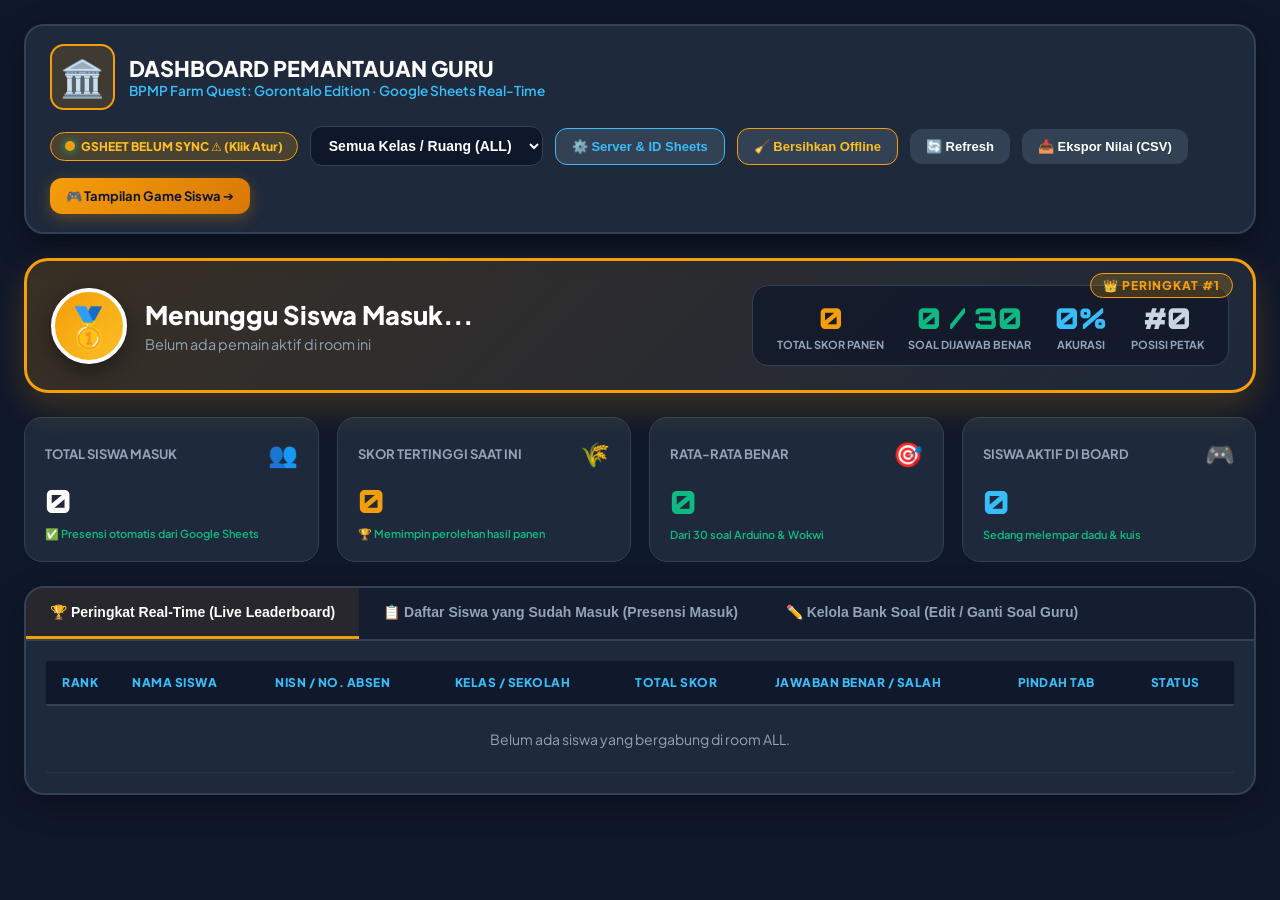
<file: bpmpFarmQuest/dashboard-guru.html>
<!DOCTYPE html>
<html lang="id">
<head>
  <meta charset="UTF-8">
  <meta name="viewport" content="width=device-width, initial-scale=1.0">
  <title>Dashboard Guru · Pemantauan Multi-Player BPMP Farm Quest Gorontalo</title>
  
  <!-- Google Fonts -->
  <link rel="preconnect" href="https://fonts.googleapis.com">
  <link rel="preconnect" href="https://fonts.gstatic.com" crossorigin>
  <link href="https://fonts.googleapis.com/css2?family=Orbitron:wght@700;900&family=Plus+Jakarta+Sans:wght@500;600;700;800&display=swap" rel="stylesheet">

  <style>
    :root {
      --bg-dark: #0f172a;
      --card-bg: #1e293b;
      --card-border: #334155;
      --bpmp-gold: #f59e0b;
      --bpmp-green: #10b981;
      --bpmp-blue: #38bdf8;
      --bpmp-red: #ef4444;
      --text-main: #f8fafc;
      --text-muted: #94a3b8;
    }

    * { box-sizing: border-box; margin: 0; padding: 0; }
    body {
      background: var(--bg-dark);
      color: var(--text-main);
      font-family: 'Plus Jakarta Sans', system-ui, sans-serif;
      min-height: 100vh;
      padding: 24px;
    }

    /* Top Navigation Header */
    .dashboard-header {
      display: flex;
      justify-content: space-between;
      align-items: center;
      flex-wrap: wrap;
      gap: 16px;
      background: var(--card-bg);
      border: 2px solid var(--card-border);
      border-radius: 20px;
      padding: 18px 24px;
      margin-bottom: 24px;
      box-shadow: 0 10px 30px rgba(0,0,0,0.4);
    }

    .brand-title-area {
      display: flex;
      align-items: center;
      gap: 14px;
    }

    .brand-logo-icon {
      font-size: 36px;
      background: rgba(245, 158, 11, 0.15);
      border: 2px solid var(--bpmp-gold);
      border-radius: 14px;
      padding: 8px;
      display: flex;
      align-items: center;
      justify-content: center;
    }

    .brand-h1 {
      font-size: 1.35rem;
      font-weight: 800;
      color: #fff;
      display: flex;
      align-items: center;
      gap: 8px;
    }

    .brand-sub {
      font-size: 0.85rem;
      color: var(--bpmp-blue);
      font-weight: 600;
    }

    /* Room & Sync Controls */
    .controls-group {
      display: flex;
      align-items: center;
      gap: 12px;
      flex-wrap: wrap;
    }

    .room-selector {
      background: #0f172a;
      border: 1px solid var(--card-border);
      color: #fff;
      padding: 10px 14px;
      border-radius: 12px;
      font-size: 14px;
      font-weight: 700;
      outline: none;
    }

    .btn-action {
      background: var(--card-border);
      color: #fff;
      border: none;
      border-radius: 12px;
      padding: 10px 16px;
      font-size: 13px;
      font-weight: 700;
      cursor: pointer;
      display: flex;
      align-items: center;
      gap: 6px;
      transition: all 0.2s;
    }

    .btn-action:hover {
      background: #475569;
      transform: translateY(-2px);
    }

    .btn-gold {
      background: linear-gradient(135deg, #f59e0b, #d97706);
      color: #0f172a;
      box-shadow: 0 4px 15px rgba(245, 158, 11, 0.3);
    }

    .btn-gold:hover {
      filter: brightness(1.15);
    }

    .live-indicator {
      display: flex;
      align-items: center;
      gap: 6px;
      background: rgba(16, 185, 129, 0.15);
      border: 1px solid var(--bpmp-green);
      color: var(--bpmp-green);
      font-size: 12px;
      font-weight: 800;
      padding: 6px 14px;
      border-radius: 20px;
    }

    .pulse-dot {
      width: 10px;
      height: 10px;
      background-color: var(--bpmp-green);
      border-radius: 50%;
      box-shadow: 0 0 10px var(--bpmp-green);
      animation: pulse 1.5s infinite;
    }

    @keyframes pulse {
      0%, 100% { opacity: 1; transform: scale(1); }
      50% { opacity: 0.4; transform: scale(1.3); }
    }

    /* SPOTLIGHT JUARA 1 (URUTAN PERTAMA) */
    .spotlight-leader-card {
      background: linear-gradient(135deg, rgba(245, 158, 11, 0.18) 0%, rgba(30, 41, 59, 0.95) 100%);
      border: 3px solid var(--bpmp-gold);
      border-radius: 24px;
      padding: 24px;
      margin-bottom: 24px;
      display: flex;
      align-items: center;
      justify-content: space-between;
      flex-wrap: wrap;
      gap: 20px;
      position: relative;
      overflow: hidden;
      box-shadow: 0 15px 35px rgba(245, 158, 11, 0.2);
    }

    .spotlight-leader-card::before {
      content: "👑 PERINGKAT #1";
      position: absolute;
      top: 12px;
      right: 20px;
      font-size: 12px;
      font-weight: 900;
      color: var(--bpmp-gold);
      background: rgba(245, 158, 11, 0.2);
      border: 1px solid var(--bpmp-gold);
      padding: 4px 12px;
      border-radius: 20px;
      letter-spacing: 1px;
    }

    .leader-profile {
      display: flex;
      align-items: center;
      gap: 18px;
    }

    .leader-avatar-circle {
      width: 76px;
      height: 76px;
      border-radius: 50%;
      background: linear-gradient(135deg, #f59e0b, #fbbf24);
      border: 4px solid #fff;
      display: flex;
      align-items: center;
      justify-content: center;
      font-size: 40px;
      box-shadow: 0 8px 20px rgba(0,0,0,0.4);
    }

    .leader-name {
      font-size: 1.6rem;
      font-weight: 900;
      color: #fff;
      margin-bottom: 4px;
    }

    .leader-meta {
      font-size: 0.9rem;
      color: var(--text-muted);
    }

    .leader-scores {
      display: flex;
      gap: 24px;
      background: rgba(15, 23, 42, 0.8);
      border: 1px solid var(--card-border);
      border-radius: 16px;
      padding: 14px 24px;
      text-align: center;
    }

    .leader-metric-val {
      font-size: 1.8rem;
      font-weight: 900;
      color: var(--bpmp-gold);
      font-family: 'Orbitron', monospace;
    }

    .leader-metric-lbl {
      font-size: 11px;
      font-weight: 700;
      color: var(--text-muted);
      text-transform: uppercase;
      margin-top: 2px;
    }

    /* 4 Metric Stat Cards */
    .metrics-grid {
      display: grid;
      grid-template-columns: repeat(auto-fit, minmax(220px, 1fr));
      gap: 18px;
      margin-bottom: 24px;
    }

    .metric-card {
      background: var(--card-bg);
      border: 1px solid var(--card-border);
      border-radius: 18px;
      padding: 20px;
      display: flex;
      flex-direction: column;
      justify-content: space-between;
    }

    .metric-header {
      display: flex;
      justify-content: space-between;
      align-items: center;
      margin-bottom: 12px;
    }

    .metric-title {
      font-size: 13px;
      font-weight: 700;
      color: var(--text-muted);
    }

    .metric-icon {
      font-size: 24px;
    }

    .metric-value {
      font-size: 2rem;
      font-weight: 900;
      color: #fff;
      font-family: 'Orbitron', sans-serif;
    }

    .metric-footer {
      font-size: 11px;
      color: var(--bpmp-green);
      font-weight: 600;
      margin-top: 6px;
    }

    /* Main Table Container & Tabs */
    .content-card {
      background: var(--card-bg);
      border: 2px solid var(--card-border);
      border-radius: 20px;
      overflow: hidden;
      box-shadow: 0 10px 30px rgba(0,0,0,0.3);
    }

    .tabs-header {
      display: flex;
      border-bottom: 2px solid var(--card-border);
      background: rgba(15, 23, 42, 0.6);
    }

    .tab-btn {
      padding: 16px 24px;
      background: transparent;
      border: none;
      color: var(--text-muted);
      font-size: 14px;
      font-weight: 800;
      cursor: pointer;
      display: flex;
      align-items: center;
      gap: 8px;
      border-bottom: 3px solid transparent;
      transition: all 0.2s;
    }

    .tab-btn.active {
      color: #fff;
      border-bottom-color: var(--bpmp-gold);
      background: rgba(245, 158, 11, 0.08);
    }

    .tab-content {
      display: none;
      padding: 20px;
    }

    .tab-content.active {
      display: block;
    }

    /* Tables */
    .styled-table {
      width: 100%;
      border-collapse: collapse;
      text-align: left;
    }

    .styled-table th {
      background: rgba(15, 23, 42, 0.9);
      color: var(--bpmp-blue);
      font-size: 12px;
      font-weight: 800;
      text-transform: uppercase;
      letter-spacing: 0.5px;
      padding: 14px 16px;
      border-bottom: 2px solid var(--card-border);
    }

    .styled-table td {
      padding: 14px 16px;
      border-bottom: 1px solid rgba(51, 65, 85, 0.5);
      font-size: 14px;
      color: #cbd5e1;
    }

    .styled-table tr:hover {
      background: rgba(51, 65, 85, 0.3);
    }

    .rank-badge {
      display: inline-flex;
      align-items: center;
      justify-content: center;
      width: 32px;
      height: 32px;
      border-radius: 50%;
      font-weight: 900;
      font-size: 14px;
    }

    .rank-1 { background: #f59e0b; color: #0f172a; box-shadow: 0 0 10px rgba(245, 158, 11, 0.6); }
    .rank-2 { background: #94a3b8; color: #0f172a; }
    .rank-3 { background: #b45309; color: #fff; }
    .rank-other { background: #334155; color: #cbd5e1; }

    .accuracy-bar-box {
      display: flex;
      align-items: center;
      gap: 8px;
    }

    .accuracy-bar {
      width: 90px;
      height: 8px;
      background: #ef4444;
      border-radius: 4px;
      overflow: hidden;
    }

    .accuracy-fill {
      height: 100%;
      background: #10b981;
    }

    .status-pill {
      display: inline-block;
      padding: 4px 10px;
      border-radius: 12px;
      font-size: 11px;
      font-weight: 800;
    }

    .status-playing { background: rgba(56, 189, 248, 0.15); color: #38bdf8; border: 1px solid #38bdf8; }
    .status-finished { background: rgba(16, 185, 129, 0.15); color: #34d399; border: 1px solid #10b981; }
    .status-online { background: rgba(245, 158, 11, 0.15); color: #fbbf24; border: 1px solid #f59e0b; }

    @media (max-width: 768px) {
      .dashboard-header { flex-direction: column; align-items: flex-start; }
      .spotlight-leader-card { flex-direction: column; align-items: flex-start; }
      .leader-scores { width: 100%; justify-content: space-around; }
    }
  </style>
</head>
<body>

  <!-- Top Header Navigation -->
  <header class="dashboard-header">
    <div class="brand-title-area">
      <div class="brand-logo-icon">🏛️</div>
      <div>
        <h1 class="brand-h1">DASHBOARD PEMANTAUAN GURU</h1>
        <div class="brand-sub">BPMP Farm Quest: Gorontalo Edition · Google Sheets Real-Time</div>
      </div>
    </div>

    <!-- Controls -->
    <div class="controls-group">
      <div id="indicator-sync" class="live-indicator" style="cursor: pointer;" title="Klik untuk membuka Konfigurasi Server / Sheets">
        <span class="pulse-dot"></span>
        <span id="live-status-text">MENGECEK KONEKSI...</span>
      </div>

      <select id="select-room-id" class="room-selector">
        <option value="ALL" selected>Semua Kelas / Ruang (ALL)</option>
        <option value="SMP-VII-A">Kelas VII-A (SMP)</option>
        <option value="SMP-VII-B">Kelas VII-B (SMP)</option>
        <option value="SMA-SNT-XA">Kelas X-A (SMA)</option>
        <option value="SMA-SNT-XB">Kelas X-B (SMA)</option>
        <option value="ENG-CLASS-A">Kelas Bahasa Inggris</option>
      </select>

      <button id="btn-open-config-modal" class="btn-action" style="border: 1px solid var(--bpmp-blue); color: #38bdf8;">
        ⚙️ Server & ID Sheets
      </button>

      <button id="btn-clear-offline" class="btn-action" style="border: 1px solid #f59e0b; color: #fbbf24;" title="Hapus nama siswa yang sudah selesai atau tidak aktif">
        🧹 Bersihkan Offline
      </button>

      <button id="btn-manual-refresh" class="btn-action">
        🔄 Refresh
      </button>

      <button id="btn-export-csv" class="btn-action">
        📥 Ekspor Nilai (CSV)
      </button>

      <a href="index.html" target="_blank" class="btn-action btn-gold" style="text-decoration: none;">
        🎮 Tampilan Game Siswa ➔
      </a>
    </div>
  </header>

  <!-- ========================================================================
       SPOTLIGHT JUARA 1 / URUTAN PERTAMA KARENA JAWAB BENAR
       ======================================================================== -->
  <section id="spotlight-leader-section" class="spotlight-leader-card">
    <div class="leader-profile">
      <div id="leader-avatar" class="leader-avatar-circle">🥇</div>
      <div>
        <div id="leader-name" class="leader-name">Menunggu Siswa Masuk...</div>
        <div id="leader-institution" class="leader-meta">Instansi: - · NIM/ID: -</div>
      </div>
    </div>

    <div class="leader-scores">
      <div>
        <div id="leader-score" class="leader-metric-val">0</div>
        <div class="leader-metric-lbl">Total Skor Panen</div>
      </div>
      <div>
        <div id="leader-correct" class="leader-metric-val" style="color: var(--bpmp-green);">0 / 30</div>
        <div class="leader-metric-lbl">Soal Dijawab Benar</div>
      </div>
      <div>
        <div id="leader-accuracy" class="leader-metric-val" style="color: var(--bpmp-blue);">0%</div>
        <div class="leader-metric-lbl">Akurasi</div>
      </div>
      <div>
        <div id="leader-tile" class="leader-metric-val" style="color: #cbd5e1;">#0</div>
        <div class="leader-metric-lbl">Posisi Petak</div>
      </div>
    </div>
  </section>

  <!-- ========================================================================
       4 STAT METRIC CARDS
       ======================================================================== -->
  <div class="metrics-grid">
    <!-- Card 1: Total Hadir / Masuk -->
    <div class="metric-card">
      <div class="metric-header">
        <span class="metric-title">TOTAL SISWA MASUK</span>
        <span class="metric-icon">👥</span>
      </div>
      <div id="metric-total-joined" class="metric-value">0</div>
      <div class="metric-footer">✅ Presensi otomatis dari Google Sheets</div>
    </div>

    <!-- Card 2: Skor Tertinggi -->
    <div class="metric-card">
      <div class="metric-header">
        <span class="metric-title">SKOR TERTINGGI SAAT INI</span>
        <span class="metric-icon">🌾</span>
      </div>
      <div id="metric-top-score" class="metric-value" style="color: var(--bpmp-gold);">0</div>
      <div class="metric-footer">🏆 Memimpin perolehan hasil panen</div>
    </div>

    <!-- Card 3: Rata-Rata Jawaban Benar -->
    <div class="metric-card">
      <div class="metric-header">
        <span class="metric-title">RATA-RATA BENAR</span>
        <span class="metric-icon">🎯</span>
      </div>
      <div id="metric-avg-correct" class="metric-value" style="color: var(--bpmp-green);">0</div>
      <div class="metric-footer">Dari 30 soal Arduino & Wokwi</div>
    </div>

    <!-- Card 4: Siswa Sedang Aktif -->
    <div class="metric-card">
      <div class="metric-header">
        <span class="metric-title">SISWA AKTIF DI BOARD</span>
        <span class="metric-icon">🎮</span>
      </div>
      <div id="metric-active-now" class="metric-value" style="color: var(--bpmp-blue);">0</div>
      <div class="metric-footer">Sedang melempar dadu & kuis</div>
    </div>
  </div>

  <!-- ========================================================================
       CONTENT TABS: LEADERBOARD & DAFTAR PRESENSI
       ======================================================================== -->
  <div class="content-card">
    <div class="tabs-header">
      <button class="tab-btn active" data-tab="tab-leaderboard">
        🏆 Peringkat Real-Time (Live Leaderboard)
      </button>
      <button class="tab-btn" data-tab="tab-attendance">
        📋 Daftar Siswa yang Sudah Masuk (Presensi Masuk)
      </button>
      <button class="tab-btn" data-tab="tab-questions">
        ✏️ Kelola Bank Soal (Edit / Ganti Soal Guru)
      </button>
    </div>

    <!-- TAB 1: LIVE LEADERBOARD -->
    <div id="tab-leaderboard" class="tab-content active">
      <table class="styled-table">
        <thead>
          <tr>
            <th style="width: 70px;">Rank</th>
            <th>Nama Siswa</th>
            <th>NISN / No. Absen</th>
            <th>Kelas / Sekolah</th>
            <th>Total Skor</th>
            <th>Jawaban Benar / Salah</th>
            <th>Pindah Tab</th>
            <th>Status</th>
          </tr>
        </thead>
        <tbody id="tbody-leaderboard">
          <tr>
            <td colspan="8" style="text-align: center; padding: 24px;">Memuat data papan peringkat...</td>
          </tr>
        </tbody>
      </table>
    </div>

    <!-- TAB 2: ATTENDANCE LIST (PRESENSI SISWA MASUK) -->
    <div id="tab-attendance" class="tab-content">
      <table class="styled-table">
        <thead>
          <tr>
            <th style="width: 60px;">No</th>
            <th>Waktu Masuk</th>
            <th>Nama Siswa</th>
            <th>NIM / NISN</th>
            <th>Instansi / Sekolah</th>
            <th>Avatar</th>
            <th>Status Keaktifan</th>
            <th>Aktivitas Terakhir</th>
          </tr>
        </thead>
        <tbody id="tbody-attendance">
          <tr>
            <td colspan="8" style="text-align: center; padding: 24px;">Memuat daftar siswa masuk...</td>
          </tr>
        </tbody>
      </table>
    </div>

    <!-- TAB 3: KELOLA BANK SOAL (GURU) -->
    <div id="tab-questions" class="tab-content">
      <div style="display: flex; justify-content: space-between; align-items: center; margin-bottom: 16px; flex-wrap: wrap; gap: 12px; background: rgba(15, 23, 42, 0.6); padding: 16px 20px; border-radius: 14px; border: 1px solid var(--card-border);">
        <div style="display: flex; flex-direction: column; gap: 8px;">
          <div style="display: flex; align-items: center; gap: 10px; flex-wrap: wrap;">
            <h3 style="font-size: 16px; color: #fff; margin: 0;">📝 Editor Bank Soal Guru Multi-Jenjang</h3>
            <span id="badge-question-count" style="background: rgba(2, 132, 199, 0.2); border: 1px solid #0284c7; color: #38bdf8; font-size: 11px; font-weight: 800; padding: 2px 8px; border-radius: 12px;">40 Soal Aktif</span>
          </div>
          <div style="display: flex; align-items: center; gap: 8px; flex-wrap: wrap;">
            <label style="font-size: 12px; font-weight: 800; color: var(--bpmp-gold);">Pilih Paket / Mata Pelajaran:</label>
            <select id="select-teacher-package" style="background: #0f172a; border: 2px solid var(--bpmp-gold); color: #fff; font-weight: 800; font-size: 13px; border-radius: 8px; padding: 6px 12px; outline: none; cursor: pointer;">
              <option value="smp_kka_7" selected>📘 SMP Kelas VII — KKA (Poster Kampanye Digital - 40 Soal)</option>
              <option value="sma_iot_10">💻 SMA Kelas X — Informatika & Arduino Wokwi (30 Soal)</option>
              <option value="english_all">🎧 Bahasa Inggris — Reading, Writing & Listening TTS</option>
            </select>
          </div>
        </div>
        <div style="display: flex; gap: 8px; flex-wrap: wrap;">
          <button id="btn-load-default-questions" class="header-btn" style="background: rgba(2, 132, 199, 0.2); border-color: #0284c7; color: #38bdf8;">
            📥 Muat Soal Paket
          </button>
          <button id="btn-add-new-question" class="header-btn" style="background: rgba(16, 185, 129, 0.2); border-color: #10b981; color: #34d399;">
            ➕ Tambah Soal
          </button>
          <button id="btn-save-questions-to-gas" class="header-btn" style="background: var(--bpmp-gold); color: #0f172a; font-weight: 800;">
            💾 Simpan Soal ke Server
          </button>
        </div>
      </div>

      <div id="questions-save-status" style="display: none; padding: 10px 14px; border-radius: 10px; margin-bottom: 14px; font-size: 13px; font-weight: 700;"></div>

      <div id="questions-editor-list" style="display: flex; flex-direction: column; gap: 14px;">
        <!-- Card-card soal akan di-render di sini -->
      </div>
    </div>
  </div>

  <!-- Scripts -->
  <script src="js/questions.js"></script>
  <script src="js/gas-service.js"></script>

  <script>
    let currentRoom = "ALL";
    let refreshTimer = null;
    let latestData = null;

    // Tabs navigation
    document.querySelectorAll(".tab-btn").forEach(btn => {
      btn.addEventListener("click", () => {
        document.querySelectorAll(".tab-btn").forEach(b => b.classList.remove("active"));
        document.querySelectorAll(".tab-content").forEach(c => c.classList.remove("active"));
        btn.classList.add("active");
        document.getElementById(btn.dataset.tab).classList.add("active");
      });
    });

    // Room selector change
    const roomSelect = document.getElementById("select-room-id");
    roomSelect.addEventListener("change", (e) => {
      currentRoom = e.target.value;
      fetchDashboardData();
    });

    // Manual Refresh
    document.getElementById("btn-manual-refresh").addEventListener("click", () => {
      fetchDashboardData();
    });

    // Bersihkan Siswa Selesai / Offline
    document.getElementById("btn-clear-offline").addEventListener("click", async () => {
      if (confirm(`Bersihkan nama siswa yang berstatus FINISHED / OFFLINE di ruangan "${currentRoom}"?`)) {
        document.getElementById("btn-clear-offline").textContent = "⏳ Membersihkan...";
        await window.gasService.clearOfflinePlayers(currentRoom);
        fetchDashboardData();
        document.getElementById("btn-clear-offline").textContent = "🧹 Bersihkan Offline";
        alert("✅ Pemain offline telah dibersihkan dari daftar!");
      }
    });

    // Export to CSV
    document.getElementById("btn-export-csv").addEventListener("click", () => {
      if (!latestData || !latestData.leaderboard || latestData.leaderboard.length === 0) {
        alert("Belum ada data untuk diekspor!");
        return;
      }
      let csv = "Rank,Nama Lengkap,NIM/ID,Instansi,Total Skor,Jawaban Benar,Jawaban Salah,Petak,Status,Waktu Update\n";
      latestData.leaderboard.forEach((p, idx) => {
        csv += `"${idx + 1}","${p.name}","${p.nim}","${p.institution}","${p.score}","${p.correct}","${p.wrong}","Petak #${p.currentTile}","${p.status}","${p.lastPing}"\n`;
      });
      const blob = new Blob([csv], { type: "text/csv;charset=utf-8;" });
      const url = URL.createObjectURL(blob);
      const link = document.createElement("a");
      link.setAttribute("href", url);
      link.setAttribute("download", `Rekap_Nilai_BPMP_FarmQuest_${currentRoom}.csv`);
      link.click();
    });

    // Listen to local BroadcastChannel from active game tabs
    if (window.gasService.channel) {
      window.gasService.channel.onmessage = (event) => {
        console.log("[Dashboard] Broadcast received:", event.data);
        fetchDashboardData();
      };
    }

    async function fetchDashboardData() {
      const data = await window.gasService.fetchTeacherDashboard(currentRoom);
      latestData = data;
      renderDashboard(data);
    }

    function renderDashboard(data) {
      // 0. Update Status Koneksi Google Sheets
      const statusText = document.getElementById("live-status-text");
      const pulseDot = document.querySelector(".pulse-dot");
      const liveIndicator = document.getElementById("indicator-sync");

      if (data && data._source === "google_sheets") {
        if (statusText) statusText.textContent = "GSHEET TERHUBUNG ✅";
        if (liveIndicator) {
          liveIndicator.style.background = "rgba(16, 185, 129, 0.2)";
          liveIndicator.style.borderColor = "var(--bpmp-green)";
          liveIndicator.style.color = "var(--bpmp-green)";
        }
        if (pulseDot) pulseDot.style.backgroundColor = "var(--bpmp-green)";
      } else {
        if (statusText) statusText.textContent = "GSHEET BELUM SYNC ⚠️ (Klik Atur)";
        if (liveIndicator) {
          liveIndicator.style.background = "rgba(245, 158, 11, 0.2)";
          liveIndicator.style.borderColor = "var(--bpmp-gold)";
          liveIndicator.style.color = "#fbbf24";
        }
        if (pulseDot) pulseDot.style.backgroundColor = "var(--bpmp-gold)";
      }

      // 1. Metric Stat Cards
      document.getElementById("metric-total-joined").textContent = data.totalJoined || 0;
      document.getElementById("metric-active-now").textContent = data.activeNow || 0;
      
      const leader = data.leader;
      if (leader) {
        document.getElementById("metric-top-score").textContent = leader.score;
      } else {
        document.getElementById("metric-top-score").textContent = "0";
      }

      // Calculate Average Correct
      if (data.leaderboard && data.leaderboard.length > 0) {
        const totalCorrect = data.leaderboard.reduce((acc, p) => acc + (p.correct || 0), 0);
        const avg = (totalCorrect / data.leaderboard.length).toFixed(1);
        document.getElementById("metric-avg-correct").textContent = `${avg} Soal`;
      } else {
        document.getElementById("metric-avg-correct").textContent = "0";
      }

      // 2. Spotlight Juara 1 (Urutan Pertama)
      if (leader && leader.name) {
        document.getElementById("leader-name").textContent = `🥇 ${leader.name}`;
        document.getElementById("leader-institution").textContent = `Instansi: ${leader.institution} · NIM/ID: ${leader.nim}`;
        document.getElementById("leader-score").textContent = leader.score;
        document.getElementById("leader-correct").textContent = `${leader.correct} / 30`;
        const acc = (leader.correct + leader.wrong > 0) 
          ? Math.round((leader.correct / (leader.correct + leader.wrong)) * 100) 
          : 0;
        document.getElementById("leader-accuracy").textContent = `${acc}%`;
        document.getElementById("leader-tile").textContent = `#${leader.currentTile}`;
      } else {
        document.getElementById("leader-name").textContent = "Menunggu Siswa Masuk...";
        document.getElementById("leader-institution").textContent = "Belum ada pemain aktif di room ini";
        document.getElementById("leader-score").textContent = "0";
        document.getElementById("leader-correct").textContent = "0 / 30";
        document.getElementById("leader-accuracy").textContent = "0%";
      }

      // 3. Tab 1: Leaderboard Table
      const tbLeaderboard = document.getElementById("tbody-leaderboard");
      tbLeaderboard.innerHTML = "";
      if (!data.leaderboard || data.leaderboard.length === 0) {
        tbLeaderboard.innerHTML = `<tr><td colspan="8" style="text-align: center; padding: 24px; color: var(--text-muted);">Belum ada siswa yang bergabung di room ${currentRoom}.</td></tr>`;
      } else {
        data.leaderboard.forEach((p, idx) => {
          const rank = idx + 1;
          const rankClass = rank === 1 ? "rank-1" : (rank === 2 ? "rank-2" : (rank === 3 ? "rank-3" : "rank-other"));
          const totalAnswered = (p.correct || 0) + (p.wrong || 0);
          const answered = (p.currentTile && p.currentTile > 0) ? p.currentTile : totalAnswered;
          const percent = totalAnswered > 0 ? ((p.correct || 0) / totalAnswered) * 100 : 0;
          const statusClass = p.status === "FINISHED" ? "status-finished" : (p.status === "PLAYING" ? "status-playing" : "status-online");

          const tr = document.createElement("tr");
          tr.innerHTML = `
            <td><span class="rank-badge ${rankClass}">#${rank}</span></td>
            <td><strong>${p.name}</strong> ${rank === 1 ? '👑' : ''}</td>
            <td><code>${p.nim}</code></td>
            <td>${p.institution}</td>
            <td><strong style="color: var(--bpmp-gold); font-size: 16px;">${p.score} Poin</strong></td>
            <td>
              <div style="font-size: 12px; font-weight: 800; color: #fff; margin-bottom: 3px;">
                ${answered} / 30 Soal Terjawab
              </div>
              <div class="accuracy-bar-box">
                <span style="color: var(--bpmp-green); font-weight: 700;">${p.correct}✓</span>
                <div class="accuracy-bar">
                  <div class="accuracy-fill" style="width: ${percent}%;"></div>
                </div>
                <span style="color: var(--bpmp-red); font-weight: 700;">${p.wrong}✗</span>
              </div>
            </td>
            <td>${(p.tabSwitches || 0) > 0 ? `<span style="background: rgba(239, 68, 68, 0.2); color: #f87171; border: 1px solid #ef4444; padding: 2px 8px; border-radius: 8px; font-weight: 800; font-size: 11px;">⚠️ ${p.tabSwitches}x Pindah</span>` : `<span style="color: #10b981; font-weight: 700; font-size: 11px;">0x (Aman)</span>`}</td>
            <td><span class="status-pill ${statusClass}">${p.status || 'ONLINE'}</span></td>
          `;
          tbLeaderboard.appendChild(tr);
        });
      }

      // 4. Tab 2: Attendance Table (Presensi Siswa Masuk)
      const tbAttendance = document.getElementById("tbody-attendance");
      tbAttendance.innerHTML = "";
      if (!data.players || data.players.length === 0) {
        tbAttendance.innerHTML = `<tr><td colspan="8" style="text-align: center; padding: 24px; color: var(--text-muted);">Belum ada data presensi siswa.</td></tr>`;
      } else {
        data.players.forEach((p, idx) => {
          const tr = document.createElement("tr");
          tr.innerHTML = `
            <td>${idx + 1}</td>
            <td>${p.registeredAt || p.lastPing || '-'}</td>
            <td><strong>${p.name}</strong></td>
            <td><code>${p.nim}</code></td>
            <td>${p.institution}</td>
            <td>${p.avatar === 'student_girl' ? '🧕 Pelajar Hijab' : (p.avatar === 'eco_expert' ? '🧑‍🔬 Peneliti Hijau' : '👨‍🌾 Petani Caping')}</td>
            <td><span class="status-pill status-online">${p.status || 'ONLINE'}</span></td>
            <td>${p.lastPing || '-'}</td>
          `;
          tbAttendance.appendChild(tr);
        });
      }
    }

    // Auto-refresh loop every 4 seconds
    fetchDashboardData();
    refreshTimer = setInterval(fetchDashboardData, 4000);

    // ========================================================================
    // LOGIKA EDITOR BANK SOAL GURU MULTI-JENJANG & BAHASA INGGRIS TTS
    // ========================================================================
    let teacherQuestions = [];
    let currentTeacherPackage = "smp_kka_7";

    function loadPackageQuestions(pkgId) {
      currentTeacherPackage = pkgId;
      const pkg = window.QUESTION_PACKAGES ? window.QUESTION_PACKAGES[pkgId] : null;
      if (pkg && Array.isArray(pkg.questions) && pkg.questions.length > 0) {
        teacherQuestions = JSON.parse(JSON.stringify(pkg.questions));
      } else {
        teacherQuestions = window.DEFAULT_QUESTIONS ? JSON.parse(JSON.stringify(window.DEFAULT_QUESTIONS)) : [];
      }
      renderQuestionsEditor();
    }

    const pkgSelectTeacher = document.getElementById("select-teacher-package");
    if (pkgSelectTeacher) {
      pkgSelectTeacher.addEventListener("change", (e) => {
        loadPackageQuestions(e.target.value);
      });
    }

    async function initQuestionsEditor() {
      try {
        const data = await window.gasService.fetchQuestions();
        if (Array.isArray(data) && data.length > 0) {
          teacherQuestions = data;
        } else {
          loadPackageQuestions(currentTeacherPackage);
          return;
        }
      } catch (e) {
        loadPackageQuestions(currentTeacherPackage);
        return;
      }
      renderQuestionsEditor();
    }

    function renderQuestionsEditor() {
      const container = document.getElementById("questions-editor-list");
      const countBadge = document.getElementById("badge-question-count");
      if (countBadge) countBadge.textContent = `${teacherQuestions.length} Soal Aktif`;
      if (!container) return;
      container.innerHTML = "";

      const isEnglish = (currentTeacherPackage === "english_all");

      teacherQuestions.forEach((q, idx) => {
        const card = document.createElement("div");
        card.style.cssText = "background: rgba(30, 41, 59, 0.7); border: 1px solid var(--card-border); border-radius: 12px; padding: 14px; display: flex; flex-direction: column; gap: 10px;";

        const optA = (q.options && q.options[0]) ? (q.options[0].text || q.options[0]) : "";
        const optB = (q.options && q.options[1]) ? (q.options[1].text || q.options[1]) : "";
        const optC = (q.options && q.options[2]) ? (q.options[2].text || q.options[2]) : "";
        const optD = (q.options && q.options[3]) ? (q.options[3].text || q.options[3]) : "";
        const currentAns = (q.answer || "A").toString().toUpperCase().trim();
        const qType = q.type || (q.audioText ? "listening" : (q.readingPassage ? "reading" : "standard"));

        card.innerHTML = `
          <div style="display: flex; justify-content: space-between; align-items: center; border-bottom: 1px solid rgba(255,255,255,0.1); padding-bottom: 8px; flex-wrap: wrap; gap: 8px;">
            <div style="display: flex; align-items: center; gap: 8px; flex-wrap: wrap;">
              <span style="background: var(--bpmp-gold); color: #0f172a; font-weight: 900; font-size: 12px; padding: 2px 8px; border-radius: 6px;">#${idx + 1}</span>
              <input type="text" class="q-category-input" value="${q.category || 'Materi Asesmen'}" style="background: rgba(15,23,42,0.8); border: 1px solid var(--card-border); color: #38bdf8; font-weight: 700; border-radius: 6px; padding: 4px 8px; font-size: 12px; width: 200px;" placeholder="Kategori Topik">
              
              <div style="display: flex; align-items: center; gap: 4px;">
                <label style="font-size: 11px; color: #94a3b8;">Tipe:</label>
                <select class="q-type-select" style="background: #0f172a; border: 1px solid var(--card-border); color: #38bdf8; font-size: 11px; font-weight: 700; border-radius: 6px; padding: 3px 6px;">
                  <option value="standard" ${qType === 'standard' ? 'selected' : ''}>Standard (Pilihan Ganda)</option>
                  <option value="listening" ${qType === 'listening' ? 'selected' : ''}>🎧 Listening (TTS Audio)</option>
                  <option value="reading" ${qType === 'reading' ? 'selected' : ''}>📖 Reading (Bacaan)</option>
                  <option value="writing" ${qType === 'writing' ? 'selected' : ''}>✍️ Writing (Tata Bahasa)</option>
                </select>
              </div>
            </div>
            <button class="btn-delete-q" data-idx="${idx}" style="background: rgba(239, 68, 68, 0.2); border: 1px solid #ef4444; color: #f87171; border-radius: 6px; padding: 3px 8px; font-size: 11px; cursor: pointer;">🗑️ Hapus</button>
          </div>

          <!-- Bagian Khusus Audio Listening TTS -->
          <div class="q-listening-block" style="display: ${qType === 'listening' ? 'block' : 'none'}; background: rgba(14, 165, 233, 0.1); border: 1px dashed #38bdf8; border-radius: 8px; padding: 10px;">
            <div style="display: flex; justify-content: space-between; align-items: center; margin-bottom: 6px;">
              <label style="font-size: 11px; font-weight: 800; color: #38bdf8;">🎙️ Teks yang Dibacakan Audio TTS (Listening Script):</label>
              <button type="button" class="btn-preview-tts" style="background: #0284c7; color: white; border: none; border-radius: 6px; padding: 4px 10px; font-size: 11px; font-weight: 800; cursor: pointer;">🔊 Tes Suara TTS</button>
            </div>
            <textarea class="q-audio-text-input" style="width: 100%; min-height: 45px; background: rgba(15,23,42,0.8); border: 1px solid var(--card-border); color: #fff; border-radius: 6px; padding: 6px 8px; font-size: 12px; font-family: inherit;" placeholder="Ketik kalimat bahasa Inggris yang akan dibacakan oleh mesin Text-to-Speech...">${q.audioText || ''}</textarea>
            <div style="display: flex; gap: 12px; align-items: center; margin-top: 6px; flex-wrap: wrap;">
              <div style="display: flex; align-items: center; gap: 4px;">
                <label style="font-size: 11px; color: #94a3b8;">Kecepatan Suara:</label>
                <select class="q-audio-speed-select" style="background: #0f172a; border: 1px solid var(--card-border); color: #fff; font-size: 11px; border-radius: 6px; padding: 2px 6px;">
                  <option value="0.75" ${q.audioSpeed == 0.75 ? 'selected' : ''}>🐢 0.75x (Lambat)</option>
                  <option value="1.0" ${(!q.audioSpeed || q.audioSpeed == 1.0) ? 'selected' : ''}>▶️ 1.0x (Normal)</option>
                  <option value="1.25" ${q.audioSpeed == 1.25 ? 'selected' : ''}>⚡ 1.25x (Cepat)</option>
                </select>
              </div>
              <div style="display: flex; align-items: center; gap: 4px;">
                <label style="font-size: 11px; color: #94a3b8;">Batas Putar Murid:</label>
                <input type="number" class="q-max-plays-input" value="${q.maxPlays || 2}" min="1" max="5" style="width: 55px; background: #0f172a; border: 1px solid var(--card-border); color: #fff; font-size: 11px; border-radius: 6px; padding: 2px 6px;">
                <span style="font-size: 11px; color: #94a3b8;">Kali</span>
              </div>
            </div>
          </div>

          <!-- Bagian Khusus Teks Bacaan (Reading Passage) -->
          <div class="q-reading-block" style="display: ${qType === 'reading' ? 'block' : 'none'}; background: rgba(245, 158, 11, 0.1); border: 1px dashed #f59e0b; border-radius: 8px; padding: 10px;">
            <label style="font-size: 11px; font-weight: 800; color: #fbbf24; display: block; margin-bottom: 4px;">📖 Teks Bacaan Panjang (Reading Passage):</label>
            <textarea class="q-reading-passage-input" style="width: 100%; min-height: 50px; background: rgba(15,23,42,0.8); border: 1px solid var(--card-border); color: #fff; border-radius: 6px; padding: 6px 8px; font-size: 12px; font-family: inherit;" placeholder="Tuliskan teks narasi / artikel bacaan di sini...">${q.readingPassage || ''}</textarea>
          </div>

          <div>
            <label style="font-size: 11px; font-weight: 700; color: var(--text-muted); display: block; margin-bottom: 4px;">Teks Pertanyaan:</label>
            <textarea class="q-text-input" style="width: 100%; min-height: 55px; background: rgba(15,23,42,0.8); border: 1px solid var(--card-border); color: #fff; border-radius: 8px; padding: 8px; font-size: 13px; font-family: inherit; resize: vertical;">${q.question || ''}</textarea>
          </div>

          <div style="display: grid; grid-template-columns: repeat(auto-fit, minmax(200px, 1fr)); gap: 8px;">
            <div>
              <label style="font-size: 11px; font-weight: 700; color: #94a3b8;">Pilihan A:</label>
              <input type="text" class="q-opt-a" value="${optA}" style="width: 100%; background: rgba(15,23,42,0.8); border: 1px solid var(--card-border); color: #fff; border-radius: 6px; padding: 6px 8px; font-size: 12px;">
            </div>
            <div>
              <label style="font-size: 11px; font-weight: 700; color: #94a3b8;">Pilihan B:</label>
              <input type="text" class="q-opt-b" value="${optB}" style="width: 100%; background: rgba(15,23,42,0.8); border: 1px solid var(--card-border); color: #fff; border-radius: 6px; padding: 6px 8px; font-size: 12px;">
            </div>
            <div>
              <label style="font-size: 11px; font-weight: 700; color: #94a3b8;">Pilihan C:</label>
              <input type="text" class="q-opt-c" value="${optC}" style="width: 100%; background: rgba(15,23,42,0.8); border: 1px solid var(--card-border); color: #fff; border-radius: 6px; padding: 6px 8px; font-size: 12px;">
            </div>
            <div>
              <label style="font-size: 11px; font-weight: 700; color: #94a3b8;">Pilihan D:</label>
              <input type="text" class="q-opt-d" value="${optD}" style="width: 100%; background: rgba(15,23,42,0.8); border: 1px solid var(--card-border); color: #fff; border-radius: 6px; padding: 6px 8px; font-size: 12px;">
            </div>
          </div>

          <div style="display: flex; gap: 12px; align-items: center; flex-wrap: wrap;">
            <div style="display: flex; align-items: center; gap: 6px;">
              <label style="font-size: 12px; font-weight: 800; color: var(--bpmp-gold);">Kunci Jawaban:</label>
              <select class="q-key-select" style="background: #0f172a; border: 2px solid var(--bpmp-gold); color: #fff; font-weight: 900; font-size: 13px; border-radius: 6px; padding: 4px 10px;">
                <option value="A" ${currentAns === 'A' ? 'selected' : ''}>A</option>
                <option value="B" ${currentAns === 'B' ? 'selected' : ''}>B</option>
                <option value="C" ${currentAns === 'C' ? 'selected' : ''}>C</option>
                <option value="D" ${currentAns === 'D' ? 'selected' : ''}>D</option>
              </select>
            </div>
            <div style="flex: 1; min-width: 220px;">
              <input type="text" class="q-explanation-input" value="${q.explanation || ''}" style="width: 100%; background: rgba(15,23,42,0.8); border: 1px solid var(--card-border); color: #a7f3d0; border-radius: 6px; padding: 5px 8px; font-size: 11px;" placeholder="Pembahasan / Alasan Jawaban">
            </div>
          </div>
        `;

        // Switch tipe soal dinamis
        const typeSelect = card.querySelector(".q-type-select");
        const listeningBlock = card.querySelector(".q-listening-block");
        const readingBlock = card.querySelector(".q-reading-block");
        typeSelect.addEventListener("change", (e) => {
          const val = e.target.value;
          listeningBlock.style.display = (val === "listening") ? "block" : "none";
          readingBlock.style.display = (val === "reading") ? "block" : "none";
        });

        // Tombol Tes Suara TTS langsung dari Dashboard
        const previewBtn = card.querySelector(".btn-preview-tts");
        if (previewBtn) {
          previewBtn.addEventListener("click", () => {
            const script = card.querySelector(".q-audio-text-input").value;
            const speed = parseFloat(card.querySelector(".q-audio-speed-select").value) || 1.0;
            if (!script) {
              alert("Silakan masukkan teks audio terlebih dahulu!");
              return;
            }
            if (window.speechSynthesis) {
              window.speechSynthesis.cancel();
              const u = new SpeechSynthesisUtterance(script);
              u.rate = speed;
              u.lang = "en-US";
              window.speechSynthesis.speak(u);
            }
          });
        }

        card.querySelector(".btn-delete-q").addEventListener("click", () => {
          if (confirm(`Hapus soal nomor #${idx + 1}?`)) {
            syncDOMToQuestions();
            teacherQuestions.splice(idx, 1);
            renderQuestionsEditor();
          }
        });

        container.appendChild(card);
      });
    }

    function syncDOMToQuestions() {
      const cards = document.querySelectorAll("#questions-editor-list > div");
      const list = [];
      cards.forEach((card, idx) => {
        const cat = card.querySelector(".q-category-input").value;
        const qType = card.querySelector(".q-type-select").value;
        const qText = card.querySelector(".q-text-input").value;
        const optA = card.querySelector(".q-opt-a").value;
        const optB = card.querySelector(".q-opt-b").value;
        const optC = card.querySelector(".q-opt-c").value;
        const optD = card.querySelector(".q-opt-d").value;
        const key = card.querySelector(".q-key-select").value;
        const exp = card.querySelector(".q-explanation-input").value;

        const audioText = card.querySelector(".q-audio-text-input") ? card.querySelector(".q-audio-text-input").value : "";
        const audioSpeed = card.querySelector(".q-audio-speed-select") ? parseFloat(card.querySelector(".q-audio-speed-select").value) : 1.0;
        const maxPlays = card.querySelector(".q-max-plays-input") ? parseInt(card.querySelector(".q-max-plays-input").value) : 2;
        const readingPassage = card.querySelector(".q-reading-passage-input") ? card.querySelector(".q-reading-passage-input").value : "";

        list.push({
          id: idx + 1,
          type: qType,
          category: cat,
          question: qText,
          audioText: audioText,
          audioSpeed: audioSpeed,
          maxPlays: maxPlays,
          readingPassage: readingPassage,
          options: [
            { key: "A", text: optA },
            { key: "B", text: optB },
            { key: "C", text: optC },
            { key: "D", text: optD }
          ],
          answer: key,
          explanation: exp
        });
      });
      teacherQuestions = list;
    }

    document.getElementById("btn-add-new-question").addEventListener("click", () => {
      syncDOMToQuestions();
      teacherQuestions.push({
        id: teacherQuestions.length + 1,
        type: (currentTeacherPackage === "english_all" ? "listening" : "standard"),
        category: (currentTeacherPackage === "english_all" ? "Listening / Reading" : "Topik Baru"),
        question: "Tulis pertanyaan baru di sini...",
        audioText: (currentTeacherPackage === "english_all" ? "Listen carefully to this dialogue..." : ""),
        audioSpeed: 1.0,
        maxPlays: 2,
        readingPassage: "",
        options: [
          { key: "A", text: "Pilihan A" },
          { key: "B", text: "Pilihan B" },
          { key: "C", text: "Pilihan C" },
          { key: "D", text: "Pilihan D" }
        ],
        answer: "A",
        explanation: "Pembahasan untuk soal ini."
      });
      renderQuestionsEditor();
      window.scrollTo({ top: document.body.scrollHeight, behavior: 'smooth' });
    });

    document.getElementById("btn-load-default-questions").addEventListener("click", () => {
      if (confirm(`Muat ulang soal bawaan untuk paket terpilih (${currentTeacherPackage})?`)) {
        loadPackageQuestions(currentTeacherPackage);
      }
    });

    document.getElementById("btn-save-questions-to-gas").addEventListener("click", async () => {
      syncDOMToQuestions();
      const statusEl = document.getElementById("questions-save-status");
      statusEl.style.display = "block";
      statusEl.style.background = "rgba(2, 132, 199, 0.2)";
      statusEl.style.border = "1px solid #0284c7";
      statusEl.style.color = "#38bdf8";
      statusEl.innerHTML = `⏳ Sedang menyimpan ${teacherQuestions.length} soal paket "${currentTeacherPackage}" ke Google Sheets...`;

      try {
        await window.gasService.saveQuestions(teacherQuestions);
        statusEl.style.background = "rgba(16, 185, 129, 0.2)";
        statusEl.style.border = "1px solid #10b981";
        statusEl.style.color = "#34d399";
        statusEl.innerHTML = `✅ Sukses! ${teacherQuestions.length} soal berhasil disimpan ke Google Sheets (Tab "Soal"). Game siswa akan langsung menggunakan paket soal ini!`;
        setTimeout(() => { statusEl.style.display = "none"; }, 5000);
      } catch (err) {
        statusEl.style.background = "rgba(239, 68, 68, 0.2)";
        statusEl.style.border = "1px solid #ef4444";
        statusEl.style.color = "#f87171";
        statusEl.innerHTML = `❌ Terjadi kendala saat menyimpan: ${err.message}`;
      }
    });

    // Inisialisasi Bank Soal saat Tab dibuka
    document.querySelector('[data-tab="tab-questions"]').addEventListener("click", () => {
      if (teacherQuestions.length === 0) {
        initQuestionsEditor();
      }
    });

    // --- Modal Konfigurasi Server & Sheets Guru ---
    const configModal = document.getElementById("modal-server-config");
    const cfgSheetInput = document.getElementById("cfg-sheet-id");
    const cfgDepInput = document.getElementById("cfg-deployment-id");
    const cfgShareLink = document.getElementById("cfg-share-link");

    function updateShareLinkPreview() {
      const dep = cfgDepInput.value.trim();
      let sheet = cfgSheetInput.value.trim();
      const m = sheet.match(/\/spreadsheets\/d\/([a-zA-Z0-9_\-]+)/);
      if (m && m[1]) sheet = m[1];

      const url = new URL(window.location.origin + window.location.pathname.replace("dashboard-guru.html", "index.html"));
      if (dep && dep !== "AKfycbwPiApnkPzNn280lH4AjC15flXBfm6xvLPXzS6aGlCrHHiiYMJrmfnaIOVSmY80J95prQ") {
        url.searchParams.set("id", dep);
      }
      if (sheet) {
        url.searchParams.set("sheet", sheet);
      }
      if (currentTeacherPackage) {
        url.searchParams.set("package", currentTeacherPackage);
      }
      cfgShareLink.value = url.toString();
    }

    const openCfgModal = () => {
      cfgSheetInput.value = window.gasService.spreadsheetId || "";
      cfgDepInput.value = window.gasService.deploymentId || "";
      updateShareLinkPreview();
      configModal.style.display = "flex";
    };

    document.getElementById("btn-open-config-modal").addEventListener("click", openCfgModal);
    const indicatorSyncEl = document.getElementById("indicator-sync");
    if (indicatorSyncEl) indicatorSyncEl.addEventListener("click", openCfgModal);

    const closeCfg = () => { configModal.style.display = "none"; };
    document.getElementById("btn-close-config-modal").addEventListener("click", closeCfg);
    document.getElementById("btn-close-config-modal-bottom").addEventListener("click", closeCfg);

    cfgSheetInput.addEventListener("input", updateShareLinkPreview);
    cfgDepInput.addEventListener("input", updateShareLinkPreview);

    document.getElementById("btn-copy-share-link").addEventListener("click", () => {
      cfgShareLink.select();
      navigator.clipboard.writeText(cfgShareLink.value).then(() => {
        alert("✅ Link berhasil disalin! Silakan bagikan link ini kepada siswa.");
      }).catch(() => {
        document.execCommand("copy");
        alert("✅ Link disalin!");
      });
    });

    document.getElementById("btn-save-config").addEventListener("click", () => {
      const dep = cfgDepInput.value.trim();
      const sheet = cfgSheetInput.value.trim();
      window.gasService.setCustomConfig(dep, sheet);
      alert("✅ Konfigurasi Server & Sheets berhasil disimpan! Dashboard akan memuat data sesuai ID Sheets ini.");
      closeCfg();
      loadDashboardData();
    });

    document.getElementById("btn-reset-config").addEventListener("click", () => {
      if (confirm("Reset konfigurasi kembali ke Server & Sheet Bawaan BPMP?")) {
        window.gasService.resetToDefaultConfig();
        cfgSheetInput.value = "";
        cfgDepInput.value = window.gasService.deploymentId;
        updateShareLinkPreview();
        alert("✅ Konfigurasi direset ke bawaan.");
        closeCfg();
        loadDashboardData();
      }
    });
  </script>

  <!-- Modal Konfigurasi Server / Sheets Guru -->
  <div id="modal-server-config" style="display:none; position:fixed; inset:0; background:rgba(0,0,0,0.85); z-index:9999; backdrop-filter:blur(6px); align-items:center; justify-content:center; padding:16px;">
    <div style="background:var(--card-bg); border:2px solid var(--bpmp-blue); border-radius:20px; max-width:620px; width:100%; padding:28px; box-shadow:0 20px 50px rgba(0,0,0,0.6); color:#fff; position:relative; max-height:90vh; overflow-y:auto;">
      <div style="display:flex; justify-content:space-between; align-items:center; margin-bottom:18px;">
        <h2 style="font-size:18px; font-weight:800; color:var(--bpmp-gold); display:flex; align-items:center; gap:8px;">
          ⚙️ Konfigurasi Server & Google Sheets Guru
        </h2>
        <button id="btn-close-config-modal" style="background:none; border:none; color:#94a3b8; font-size:24px; cursor:pointer;">&times;</button>
      </div>

      <p style="font-size:13px; color:var(--text-muted); line-height:1.5; margin-bottom:20px;">
        Game ini dapat digunakan secara <b>universal / general</b> untuk berbagai mapel (SMP, SMA, Bahasa Inggris, dll). Guru cukup mengganti <b>Spreadsheet ID</b> untuk mengarahkan nilai dan soal ke Google Sheet masing-masing!
      </p>

      <div style="display:flex; flex-direction:column; gap:16px; margin-bottom:24px;">
        <div>
          <label style="display:block; font-size:12px; font-weight:700; color:#38bdf8; margin-bottom:6px;">
            1. GOOGLE SPREADSHEET ID (Atau Full URL Google Sheet)
          </label>
          <input type="text" id="cfg-sheet-id" placeholder="Contoh: 1jixYqA... atau paste link https://docs.google.com/spreadsheets/d/..." style="width:100%; background:#0f172a; border:1px solid var(--card-border); border-radius:10px; padding:12px 14px; color:#fff; font-size:13px; outline:none; box-sizing:border-box;">
          <small style="display:block; color:#94a3b8; font-size:11px; margin-top:4px;">
            💡 <i>Kosongkan jika ingin memakai Sheet Bawaan Default. Pastikan Google Sheet ini sudah diberi izin akses (Share > Anyone with link can edit/viewer).</i>
          </small>
        </div>

        <div>
          <label style="display:block; font-size:12px; font-weight:700; color:#38bdf8; margin-bottom:6px;">
            2. WEB APP DEPLOYMENT ID (Opsional jika memakai backend script sendiri)
          </label>
          <input type="text" id="cfg-deployment-id" placeholder="AKfycbwPiApnkPzNn280lH4AjC15flXBfm6xvLPXzS6aGlCrHHiiYMJrmfnaIOVSmY80J95prQ" style="width:100%; background:#0f172a; border:1px solid var(--card-border); border-radius:10px; padding:12px 14px; color:#fff; font-size:13px; outline:none; box-sizing:border-box;">
        </div>

        <div style="background:rgba(15,23,42,0.8); border:1px dashed var(--bpmp-gold); border-radius:12px; padding:14px;">
          <label style="display:block; font-size:12px; font-weight:800; color:var(--bpmp-gold); margin-bottom:6px;">
            🔗 LINK KHUSUS UNTUK DIBAGIKAN KE SISWA:
          </label>
          <div style="display:flex; gap:8px;">
            <input type="text" id="cfg-share-link" readonly style="flex:1; background:#020617; border:1px solid #334155; border-radius:8px; padding:8px 12px; color:#34d399; font-size:12px; outline:none;" value="">
            <button id="btn-copy-share-link" class="btn-action btn-gold" style="padding:8px 14px; font-size:12px; white-space:nowrap;">📋 Salin Link</button>
          </div>
          <small style="display:block; color:#94a3b8; font-size:11px; margin-top:6px;">
            Siswa yang membuka link ini akan otomatis terhubung ke Sheet & paket soal guru tanpa perlu atur ID secara manual!
          </small>
        </div>
      </div>

      <div style="display:flex; justify-content:space-between; align-items:center; gap:12px; border-top:1px solid var(--card-border); padding-top:16px;">
        <button id="btn-reset-config" style="background:transparent; border:1px solid #ef4444; color:#ef4444; border-radius:10px; padding:10px 16px; font-size:13px; font-weight:700; cursor:pointer;">
          🔄 Reset Default
        </button>
        <div style="display:flex; gap:10px;">
          <button id="btn-close-config-modal-bottom" style="background:#334155; border:none; color:#fff; border-radius:10px; padding:10px 18px; font-size:13px; font-weight:700; cursor:pointer;">
            Batal
          </button>
          <button id="btn-save-config" class="btn-action btn-gold" style="padding:10px 20px; font-size:13px;">
            💾 Simpan Konfigurasi
          </button>
        </div>
      </div>
    </div>
  </div>
</body>
</html>
</file>
<file: iceRealm/style.css>
:root {
  --bg-frost: #070d18;
  --ice-blue: #38bdf8;
  --ice-cyan: #06b6d4;
  --ice-glow: rgba(56, 189, 248, 0.45);
  --purple-magic: #a855f7;
  --purple-glow: rgba(168, 85, 247, 0.5);
  --orange-fox: #fb923c;
  --orange-glow: rgba(251, 146, 60, 0.5);
  --gold-accent: #facc15;
  --emerald-green: #10b981;
  --crimson-red: #f43f5e;
  --panel-dark: rgba(10, 18, 36, 0.92);
  --panel-border: rgba(56, 189, 248, 0.35);
  --text-primary: #f8fafc;
  --text-muted: #94a3b8;
}

* {
  box-sizing: border-box;
  margin: 0;
  padding: 0;
  user-select: none;
  -webkit-user-select: none;
  -webkit-touch-callout: none;
  -webkit-tap-highlight-color: transparent;
}

*:focus {
  outline: none;
}

html, body {
  width: 100%;
  height: 100%;
  overflow: hidden;
  background-color: var(--bg-frost);
  font-family: 'Plus Jakarta Sans', system-ui, -apple-system, sans-serif;
  color: var(--text-primary);
}

#game-wrapper {
  position: relative;
  width: 100vw;
  height: 100vh;
  display: flex;
  justify-content: center;
  align-items: center;
  background: radial-gradient(ellipse at center, #111d38 0%, #060b14 100%);
  overflow: hidden;
}

canvas#gameCanvas {
  position: absolute;
  top: 50%;
  left: 50%;
  transform: translate(-50%, -50%);
  background: #060c18;
  box-shadow: 0 0 50px rgba(0, 0, 0, 0.9), 0 0 20px rgba(56, 189, 248, 0.2);
  display: block;
}

/* UI OVERLAY */
#ui-container {
  position: absolute;
  top: 0;
  left: 0;
  width: 100%;
  height: 100%;
  pointer-events: none;
  z-index: 10;
}

/* TOP HUD */
#hud-top {
  position: absolute;
  top: max(8px, env(safe-area-inset-top, 8px));
  left: max(12px, env(safe-area-inset-left, 12px));
  right: max(12px, env(safe-area-inset-right, 12px));
  display: flex;
  justify-content: space-between;
  align-items: center;
  pointer-events: auto;
  z-index: 25;
}

.hud-group {
  display: flex;
  align-items: center;
  gap: 12px;
  background: var(--panel-dark);
  border: 1px solid var(--panel-border);
  padding: 8px 16px;
  border-radius: 999px;
  backdrop-filter: blur(8px);
  -webkit-backdrop-filter: blur(8px);
  box-shadow: 0 8px 24px rgba(0, 0, 0, 0.4);
}

.hud-item {
  display: flex;
  align-items: center;
  gap: 8px;
  font-size: 14px;
  font-weight: 700;
  font-family: 'Orbitron', monospace;
}

.hud-item .icon {
  font-size: 18px;
  display: flex;
  align-items: center;
  justify-content: center;
}

.hearts-container {
  display: flex;
  gap: 4px;
}

.heart {
  color: #f43f5e;
  font-size: 18px;
  transition: transform 0.2s cubic-bezier(0.175, 0.885, 0.32, 1.275);
}

.heart.lost {
  color: #475569;
  filter: grayscale(1);
  transform: scale(0.8);
}

.mana-bar-wrap {
  width: 80px;
  height: 8px;
  background: #1e293b;
  border-radius: 4px;
  overflow: hidden;
  border: 1px solid rgba(251, 146, 60, 0.4);
}

.mana-bar-fill {
  width: 100%;
  height: 100%;
  background: linear-gradient(90deg, #ea580c, #fb923c);
  transition: width 0.15s ease-out;
}

.hud-score {
  color: var(--gold-accent);
}

.hud-crystals {
  color: #c084fc;
}

.hud-controls-btn {
  background: var(--panel-dark);
  border: 1px solid var(--panel-border);
  color: var(--text-primary);
  width: 38px;
  height: 38px;
  border-radius: 50%;
  display: flex;
  align-items: center;
  justify-content: center;
  cursor: pointer;
  font-size: 16px;
  box-shadow: 0 4px 12px rgba(0,0,0,0.3);
  transition: all 0.2s;
  pointer-events: auto;
}

.hud-controls-btn:hover {
  border-color: var(--ice-blue);
  box-shadow: 0 0 12px var(--ice-glow);
  transform: scale(1.05);
}

/* BOSS HEALTH BAR */
#boss-hud {
  position: absolute;
  top: 70px;
  left: 50%;
  transform: translateX(-50%);
  display: none;
  flex-direction: column;
  align-items: center;
  gap: 6px;
  width: min(450px, 80vw);
  background: rgba(15, 23, 42, 0.85);
  padding: 10px 16px;
  border-radius: 12px;
  border: 1px solid rgba(56, 189, 248, 0.4);
  box-shadow: 0 8px 30px rgba(0, 0, 0, 0.6), 0 0 20px rgba(6, 182, 212, 0.2);
  z-index: 12;
  pointer-events: none;
}

.boss-title-row {
  display: flex;
  justify-content: space-between;
  width: 100%;
  font-family: 'Orbitron', monospace;
  font-size: 12px;
  font-weight: 800;
  letter-spacing: 1px;
}

.boss-name {
  color: #38bdf8;
  text-shadow: 0 0 8px rgba(56, 189, 248, 0.6);
}

.boss-percent {
  color: #e2e8f0;
}

.boss-bar-outer {
  width: 100%;
  height: 12px;
  background: #0f172a;
  border-radius: 6px;
  overflow: hidden;
  border: 1px solid rgba(255, 255, 255, 0.15);
  box-shadow: inset 0 2px 4px rgba(0,0,0,0.6);
}

.boss-bar-fill {
  width: 100%;
  height: 100%;
  background: linear-gradient(90deg, #0284c7, #38bdf8, #a855f7);
  box-shadow: 0 0 10px rgba(56, 189, 248, 0.8);
  transition: width 0.2s cubic-bezier(0.1, 0.7, 0.1, 1);
}

/* OVERLAY MODALS (Menu, Quiz, Victory, GameOver, HowToPlay) */
.modal-overlay {
  position: absolute;
  top: 0;
  left: 0;
  width: 100%;
  height: 100%;
  background: rgba(3, 7, 18, 0.82);
  backdrop-filter: blur(10px);
  -webkit-backdrop-filter: blur(10px);
  display: flex;
  justify-content: center;
  align-items: center;
  z-index: 50;
  pointer-events: none; /* Inactive modals must not block clicks/touches */
  opacity: 0;
  visibility: hidden;
  transition: opacity 0.25s ease, visibility 0.25s ease;
  padding: 16px;
}

.modal-overlay.active {
  opacity: 1;
  visibility: visible;
  pointer-events: auto; /* Only active modal receives clicks */
}

.modal-card {
  background: linear-gradient(145deg, rgba(15, 23, 42, 0.96), rgba(8, 14, 28, 0.98));
  border: 2px solid var(--ice-cyan);
  border-radius: 24px;
  width: min(520px, 94vw);
  max-height: 90vh;
  overflow-y: auto;
  padding: 28px;
  box-shadow: 0 20px 60px rgba(0, 0, 0, 0.8), 0 0 30px rgba(6, 182, 212, 0.3);
  text-align: center;
  position: relative;
  animation: popIn 0.3s cubic-bezier(0.34, 1.56, 0.64, 1);
}

@keyframes popIn {
  from { transform: scale(0.85); opacity: 0; }
  to { transform: scale(1); opacity: 1; }
}

.modal-card h2 {
  font-family: 'Orbitron', monospace;
  font-size: 1.6rem;
  letter-spacing: 1px;
  margin-bottom: 8px;
  color: var(--ice-blue);
  text-shadow: 0 0 12px var(--ice-glow);
}

.modal-card p.subtitle {
  color: var(--text-muted);
  font-size: 0.9rem;
  margin-bottom: 20px;
  line-height: 1.5;
}

/* BUTTONS */
.btn-primary {
  display: inline-flex;
  align-items: center;
  justify-content: center;
  gap: 10px;
  background: linear-gradient(135deg, #0284c7, #06b6d4);
  color: #ffffff;
  border: none;
  padding: 14px 28px;
  border-radius: 14px;
  font-family: 'Orbitron', monospace;
  font-size: 0.95rem;
  font-weight: 800;
  letter-spacing: 0.5px;
  cursor: pointer;
  box-shadow: 0 6px 20px rgba(6, 182, 212, 0.4);
  transition: all 0.2s cubic-bezier(0.2, 0.8, 0.2, 1);
  width: 100%;
  margin-top: 10px;
}

.btn-primary:hover {
  transform: translateY(-2px);
  filter: brightness(1.15);
  box-shadow: 0 10px 25px rgba(6, 182, 212, 0.6);
}

.btn-secondary {
  display: inline-flex;
  align-items: center;
  justify-content: center;
  gap: 10px;
  background: rgba(30, 41, 59, 0.8);
  border: 1px solid rgba(148, 163, 184, 0.3);
  color: var(--text-primary);
  padding: 12px 24px;
  border-radius: 12px;
  font-family: 'Orbitron', monospace;
  font-size: 0.85rem;
  font-weight: 700;
  cursor: pointer;
  transition: all 0.2s;
  width: 100%;
  margin-top: 8px;
}

.btn-secondary:hover {
  border-color: var(--ice-blue);
  background: rgba(30, 41, 59, 1);
}

/* CHECKPOINT QUIZ MODAL */
.quiz-badge {
  display: inline-block;
  background: rgba(168, 85, 247, 0.2);
  border: 1px solid var(--purple-magic);
  color: #c084fc;
  font-family: 'Orbitron', monospace;
  font-size: 0.75rem;
  font-weight: 800;
  padding: 4px 14px;
  border-radius: 20px;
  margin-bottom: 12px;
  letter-spacing: 1px;
}

.quiz-question {
  background: rgba(15, 23, 42, 0.8);
  border: 1px solid rgba(56, 189, 248, 0.2);
  border-radius: 16px;
  padding: 16px;
  font-size: 1rem;
  line-height: 1.6;
  color: #f1f5f9;
  font-weight: 600;
  margin-bottom: 18px;
  text-align: left;
}

.quiz-options {
  display: flex;
  flex-direction: column;
  gap: 12px;
  margin-bottom: 16px;
}

.quiz-opt-btn {
  background: rgba(30, 41, 59, 0.85);
  border: 2px solid rgba(148, 163, 184, 0.35);
  border-radius: 16px;
  padding: 16px 20px;
  text-align: left;
  color: #f8fafc;
  font-size: 1.05rem;
  font-weight: 700;
  cursor: pointer;
  transition: all 0.2s cubic-bezier(0.175, 0.885, 0.32, 1.275);
  display: flex;
  align-items: center;
  gap: 16px;
  box-shadow: 0 4px 12px rgba(0, 0, 0, 0.3);
}

.quiz-opt-btn .opt-badge {
  background: rgba(15, 23, 42, 0.9);
  border: 2px solid rgba(56, 189, 248, 0.5);
  width: 38px;
  height: 38px;
  border-radius: 10px;
  display: flex;
  align-items: center;
  justify-content: center;
  font-family: 'Orbitron', monospace;
  font-size: 1rem;
  font-weight: 900;
  color: var(--ice-blue);
  flex-shrink: 0;
}

.quiz-opt-btn:hover {
  background: rgba(56, 189, 248, 0.2);
  border-color: var(--ice-blue);
  transform: scale(1.02) translateX(4px);
  box-shadow: 0 8px 20px rgba(56, 189, 248, 0.3);
}

.quiz-opt-btn.correct {
  background: rgba(16, 185, 129, 0.35) !important;
  border-color: #10b981 !important;
  color: #a7f3d0 !important;
  transform: scale(1.03);
  box-shadow: 0 8px 24px rgba(16, 185, 129, 0.5) !important;
}

.quiz-opt-btn.wrong {
  background: rgba(244, 63, 94, 0.3) !important;
  border-color: #f43f5e !important;
  color: #fecdd3 !important;
}

.quiz-feedback {
  display: none;
  padding: 14px;
  border-radius: 12px;
  font-size: 0.88rem;
  line-height: 1.5;
  margin-bottom: 16px;
  text-align: left;
}

.quiz-feedback.show-correct {
  display: block;
  background: rgba(16, 185, 129, 0.15);
  border: 1px solid rgba(16, 185, 129, 0.4);
  color: #6ee7b7;
}

.quiz-feedback.show-wrong {
  display: block;
  background: rgba(244, 63, 94, 0.15);
  border: 1px solid rgba(244, 63, 94, 0.4);
  color: #fca5a5;
}

/* STATS ROW ON VICTORY / GAMEOVER */
.stats-grid {
  display: grid;
  grid-template-columns: repeat(2, 1fr);
  gap: 12px;
  margin: 18px 0;
}

.stat-box {
  background: rgba(15, 23, 42, 0.6);
  border: 1px solid rgba(56, 189, 248, 0.2);
  border-radius: 12px;
  padding: 12px;
}

.stat-label {
  font-size: 0.75rem;
  color: var(--text-muted);
  text-transform: uppercase;
  margin-bottom: 4px;
}

.stat-val {
  font-family: 'Orbitron', monospace;
  font-size: 1.25rem;
  font-weight: 800;
  color: var(--gold-accent);
}

/* ==========================================================================
   MOBILE TOUCH CONTROLS & HIGH-VISIBILITY BUTTONS
   ========================================================================== */
#touch-controls {
  position: absolute;
  bottom: max(12px, env(safe-area-inset-bottom, 12px));
  left: max(14px, env(safe-area-inset-left, 14px));
  right: max(14px, env(safe-area-inset-right, 14px));
  display: none;
  justify-content: space-between;
  align-items: flex-end;
  pointer-events: none;
  z-index: 30;
}

.touch-cluster-left, .touch-cluster-right {
  display: flex;
  align-items: flex-end;
  gap: 12px;
  pointer-events: auto;
}

.touch-btn {
  width: 66px;
  height: 66px;
  border-radius: 18px;
  background: linear-gradient(145deg, rgba(15, 23, 42, 0.95), rgba(30, 41, 59, 0.95));
  border: 2.5px solid #38bdf8;
  color: #38bdf8;
  display: flex;
  flex-direction: column;
  align-items: center;
  justify-content: center;
  gap: 2px;
  box-shadow: 0 8px 24px rgba(0, 0, 0, 0.8), 0 0 16px rgba(56, 189, 248, 0.45), inset 0 2px 4px rgba(255, 255, 255, 0.25);
  backdrop-filter: blur(8px);
  -webkit-backdrop-filter: blur(8px);
  touch-action: manipulation;
  user-select: none;
  -webkit-user-select: none;
  cursor: pointer;
  transition: transform 0.08s, filter 0.08s, box-shadow 0.08s;
}

.touch-btn .btn-icon {
  font-size: 24px;
  line-height: 1;
}

.touch-btn .btn-lbl {
  font-family: 'Orbitron', monospace;
  font-size: 9px;
  font-weight: 800;
  letter-spacing: 0.5px;
  color: #ffffff;
  text-shadow: 0 1px 3px rgba(0,0,0,0.9);
}

.touch-btn:active, .touch-btn.active {
  transform: scale(0.9) translateY(2px);
  filter: brightness(1.3);
  box-shadow: 0 4px 12px rgba(0, 0, 0, 0.9), 0 0 25px rgba(56, 189, 248, 0.8) !important;
}

/* Action A: LOMPAT (Electric Blue) */
.touch-btn.btn-action-a {
  background: linear-gradient(145deg, #0284c7, #0369a1);
  border-color: #7dd3fc;
  box-shadow: 0 8px 24px rgba(2, 132, 199, 0.65), 0 0 20px rgba(56, 189, 248, 0.65), inset 0 2px 4px rgba(255, 255, 255, 0.35);
  color: #ffffff;
}

/* Action B: API (Fiery Orange) */
.touch-btn.btn-action-b {
  background: linear-gradient(145deg, #ea580c, #c2410c);
  border-color: #fdba74;
  box-shadow: 0 8px 24px rgba(234, 88, 12, 0.65), 0 0 20px rgba(251, 146, 60, 0.65), inset 0 2px 4px rgba(255, 255, 255, 0.35);
  color: #ffffff;
}

/* Action E: AKSI (Royal Purple) */
.touch-btn.btn-action-e {
  background: linear-gradient(145deg, #9333ea, #7e22ce);
  border-color: #e9d5ff;
  box-shadow: 0 8px 24px rgba(147, 51, 234, 0.65), 0 0 20px rgba(168, 85, 247, 0.65), inset 0 2px 4px rgba(255, 255, 255, 0.35);
  color: #ffffff;
}

/* ==========================================================================
   ORIENTATION PROMPT (PORTRAIT WARNING OVERLAY)
   ========================================================================== */
#orientation-prompt {
  position: fixed;
  top: 0;
  left: 0;
  width: 100vw;
  height: 100vh;
  background: rgba(4, 9, 20, 0.96);
  z-index: 9999;
  display: none;
  justify-content: center;
  align-items: center;
  padding: 24px;
  backdrop-filter: blur(12px);
  -webkit-backdrop-filter: blur(12px);
}

.orientation-box {
  background: linear-gradient(145deg, rgba(15, 23, 42, 0.98), rgba(8, 14, 28, 0.98));
  border: 2px solid var(--ice-blue);
  box-shadow: 0 0 40px rgba(56, 189, 248, 0.35);
  border-radius: 24px;
  padding: 32px 24px;
  text-align: center;
  max-width: 380px;
  animation: pulseCard 2.5s infinite alternate ease-in-out;
}

@keyframes pulseCard {
  from { box-shadow: 0 0 30px rgba(56, 189, 248, 0.25); }
  to { box-shadow: 0 0 60px rgba(56, 189, 248, 0.55); }
}

.orientation-icon {
  font-size: 48px;
  margin-bottom: 16px;
  animation: spinPhone 2s infinite ease-in-out;
}

@keyframes spinPhone {
  0% { transform: rotate(0deg); }
  50% { transform: rotate(-90deg) scale(1.1); }
  100% { transform: rotate(0deg); }
}

.orientation-box h2 {
  font-family: 'Orbitron', monospace;
  font-size: 1.25rem;
  color: var(--ice-blue);
  margin-bottom: 12px;
}

.orientation-box p {
  font-size: 0.92rem;
  color: #cbd5e1;
  line-height: 1.6;
  margin-bottom: 20px;
}

/* ==========================================================================
   RESPONSIVE MEDIA QUERIES
   ========================================================================== */

/* SHOW ORIENTATION PROMPT ONLY ON PHONES HELD IN PORTRAIT */
@media (orientation: portrait) and (max-width: 900px) {
  #orientation-prompt {
    display: flex;
  }
}

/* SHOW TOUCH BUTTONS ON MOBILE, TABLET, TOUCH, OR COMPACT VIEWPORTS */
@media (max-width: 1024px), (max-height: 560px), (hover: none) and (pointer: coarse) {
  #touch-controls {
    display: flex !important;
  }
}

/* DYNAMIC LANDSCAPE MOBILE OPTIMIZATIONS (HEIGHT <= 520PX) */
@media (max-height: 520px) {
  #hud-top {
    top: max(4px, env(safe-area-inset-top, 4px));
    left: max(8px, env(safe-area-inset-left, 8px));
    right: max(8px, env(safe-area-inset-right, 8px));
  }
  .hud-group {
    padding: 4px 8px;
    gap: 8px;
    border-radius: 10px;
  }
  .hud-item {
    font-size: 11px;
    gap: 4px;
  }
  .heart {
    font-size: 13px;
  }
  .mana-bar-wrap {
    width: 48px;
    height: 9px;
  }
  .hud-controls-btn {
    width: 30px;
    height: 30px;
    font-size: 13px;
    border-radius: 8px;
  }

  /* Compact Touch Buttons for Landscape */
  .touch-btn {
    width: 60px;
    height: 60px;
    border-radius: 16px;
    gap: 1px;
  }
  .touch-btn .btn-icon {
    font-size: 21px;
  }
  .touch-btn .btn-lbl {
    font-size: 8.5px;
  }
  .touch-cluster-left, .touch-cluster-right {
    gap: 8px;
  }

  /* Modal in Landscape Mode: Never clipped! */
  .modal-overlay {
    padding: 6px;
  }
  .modal-card {
    width: min(650px, 96vw);
    max-height: 96vh;
    padding: 12px 18px;
    border-radius: 16px;
  }
  .modal-card h2 {
    font-size: 1.15rem;
    margin-bottom: 4px;
  }
  .modal-card p.subtitle {
    font-size: 0.8rem;
    margin-bottom: 8px;
    line-height: 1.35;
  }
  .quiz-badge {
    font-size: 9px;
    padding: 2px 8px;
    margin-bottom: 4px;
  }
  #btn-speak-question {
    margin-bottom: 8px !important;
    padding: 5px 12px !important;
    font-size: 0.8rem !important;
  }
  .quiz-question {
    font-size: 0.95rem !important;
    padding: 6px 12px !important;
    margin-bottom: 8px !important;
  }
  .quiz-options {
    display: grid !important;
    grid-template-columns: 1fr 1fr;
    gap: 8px !important;
    margin-bottom: 8px !important;
  }
  .quiz-opt-btn {
    padding: 8px 10px !important;
    font-size: 0.85rem !important;
    border-radius: 10px !important;
  }
  .quiz-opt-btn .opt-badge {
    width: 26px !important;
    height: 26px !important;
    font-size: 0.8rem !important;
  }
  .quiz-feedback {
    padding: 6px 10px !important;
    font-size: 0.85rem !important;
    margin-bottom: 6px !important;
  }
  .btn-primary, .btn-secondary {
    padding: 8px 16px !important;
    font-size: 0.85rem !important;
  }
}
</file>
